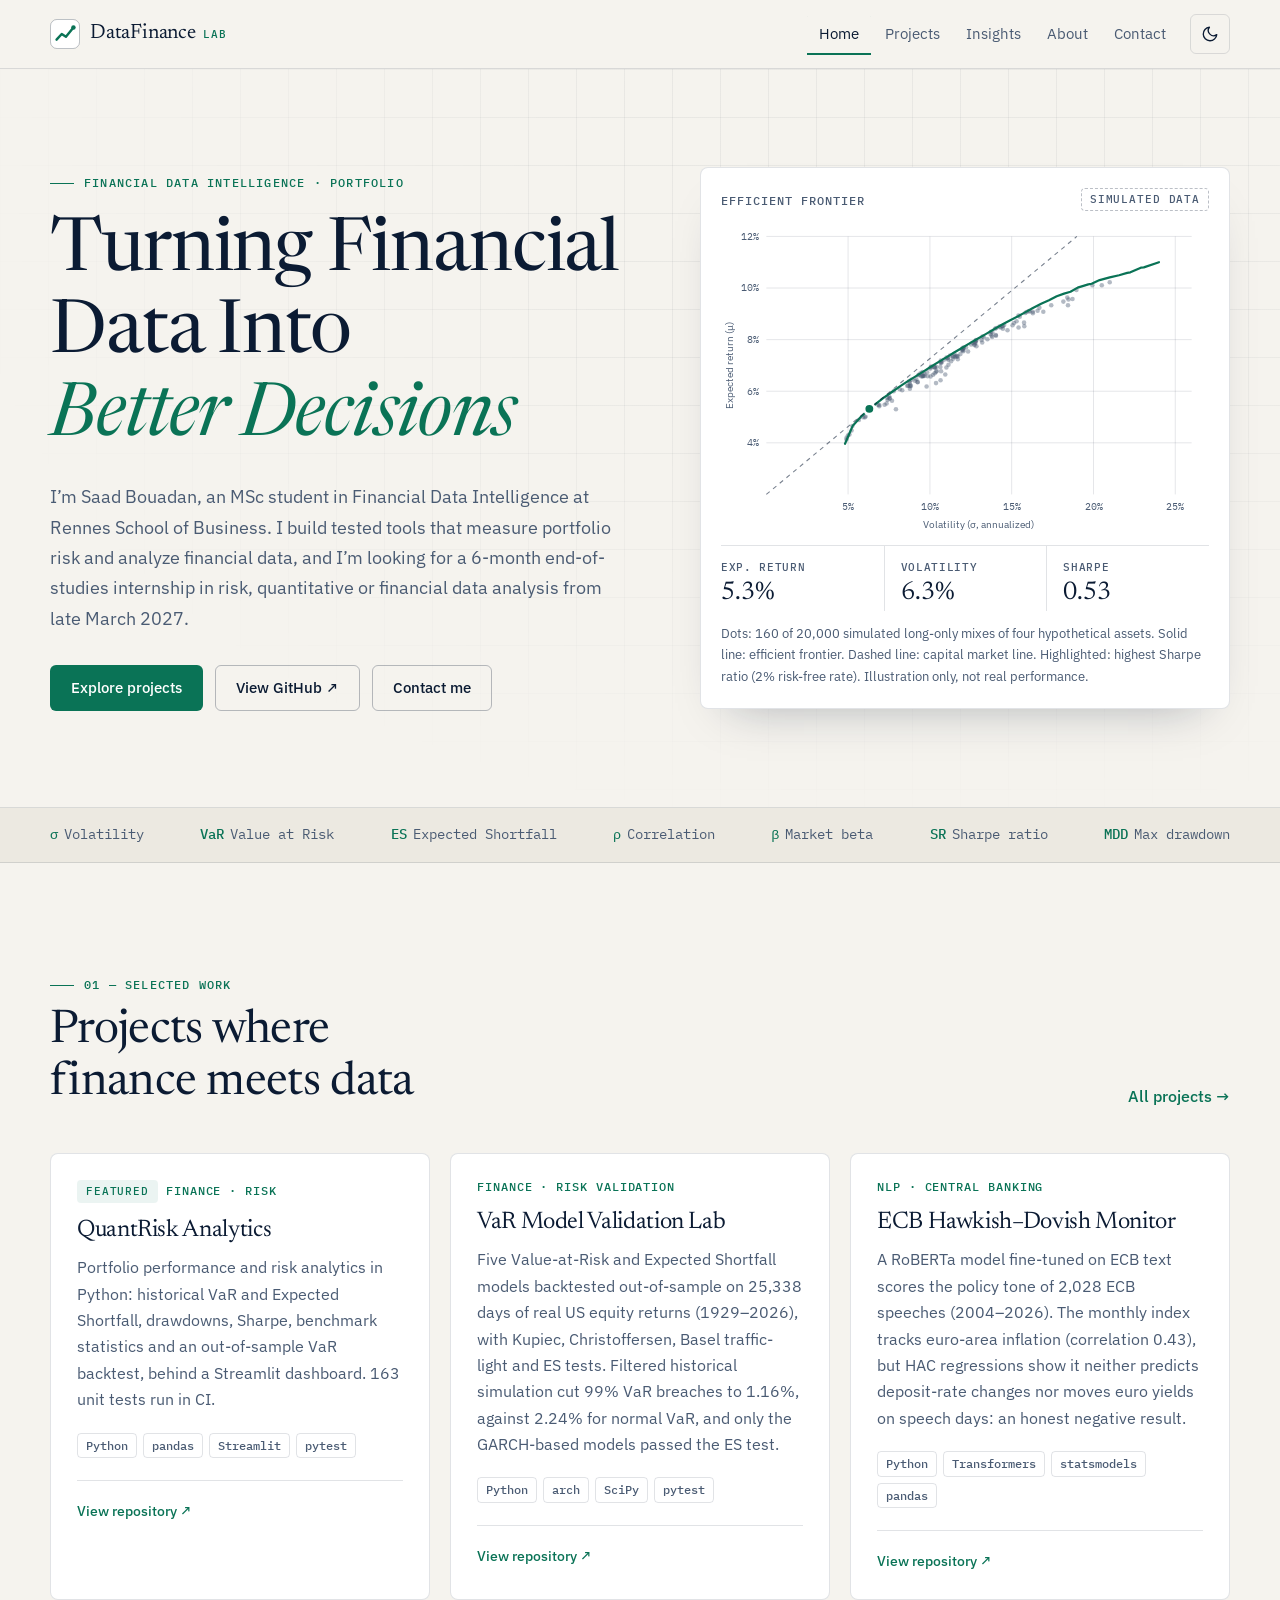
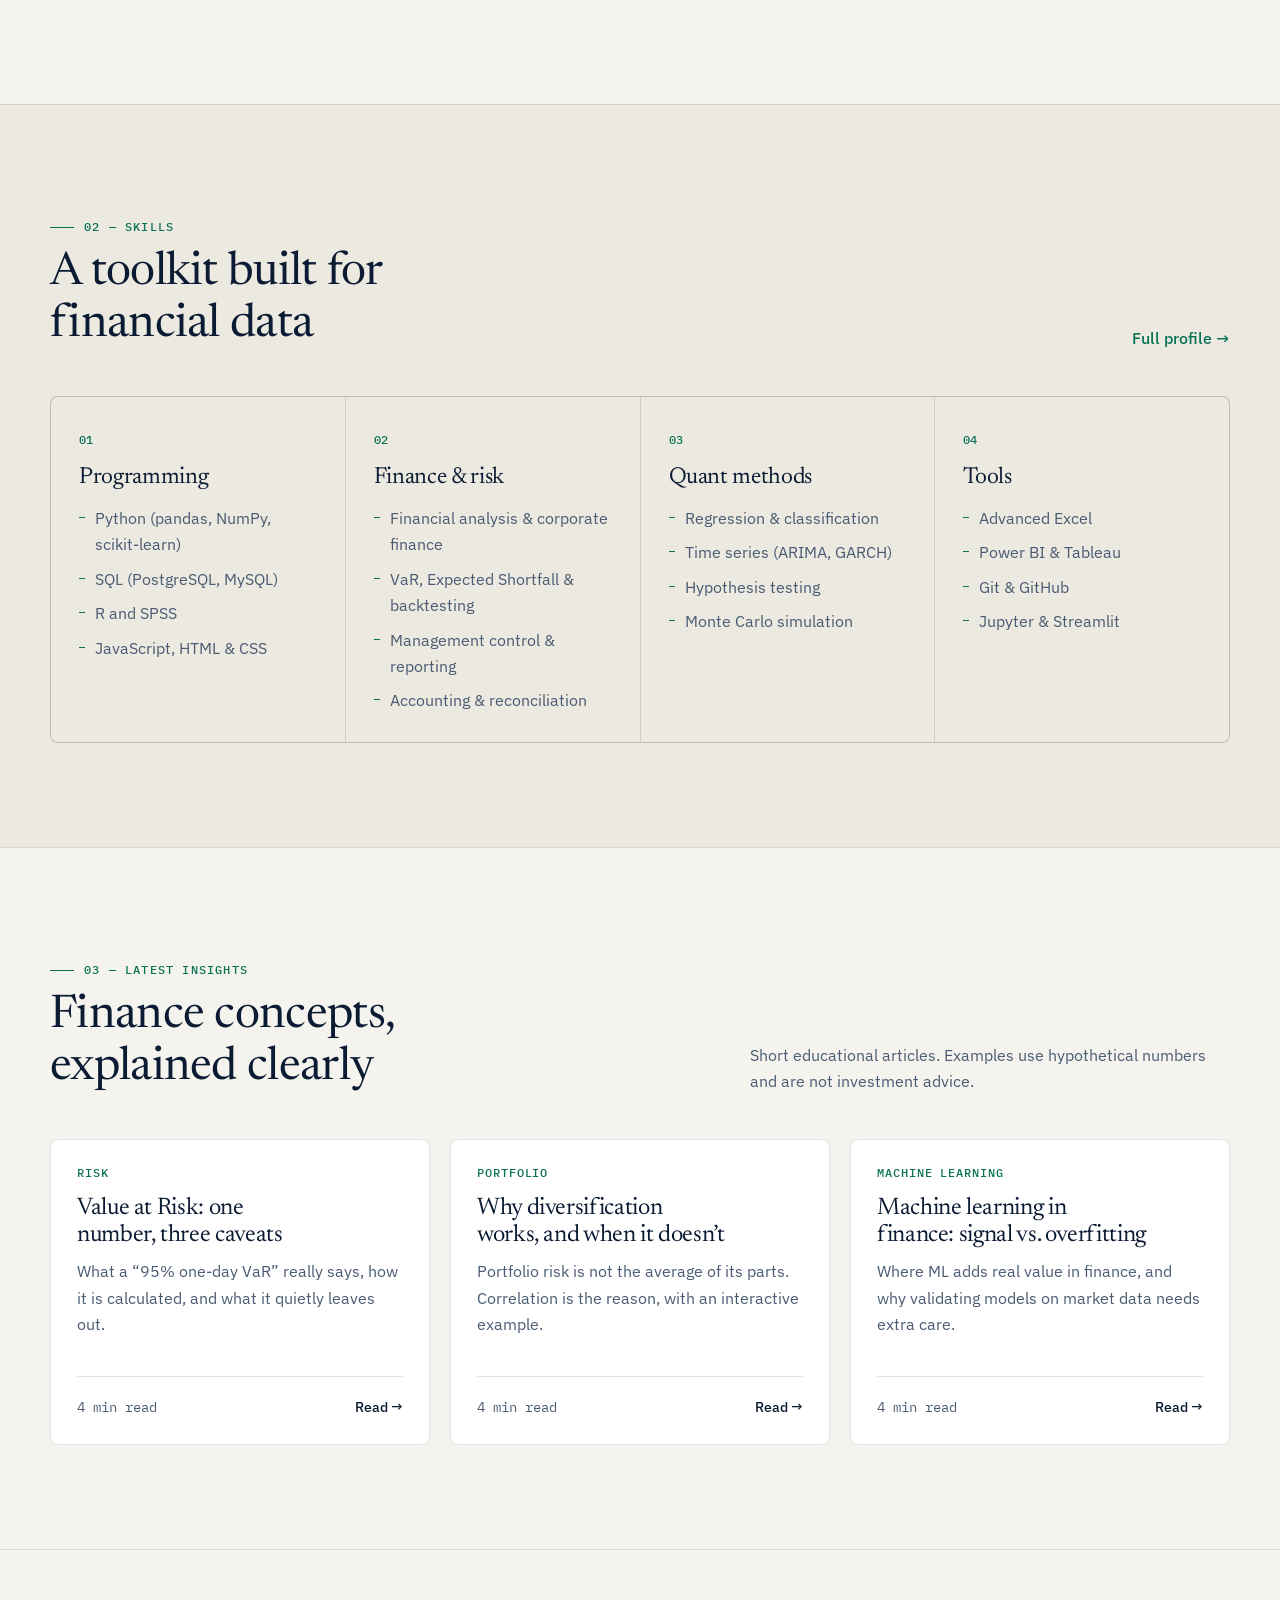
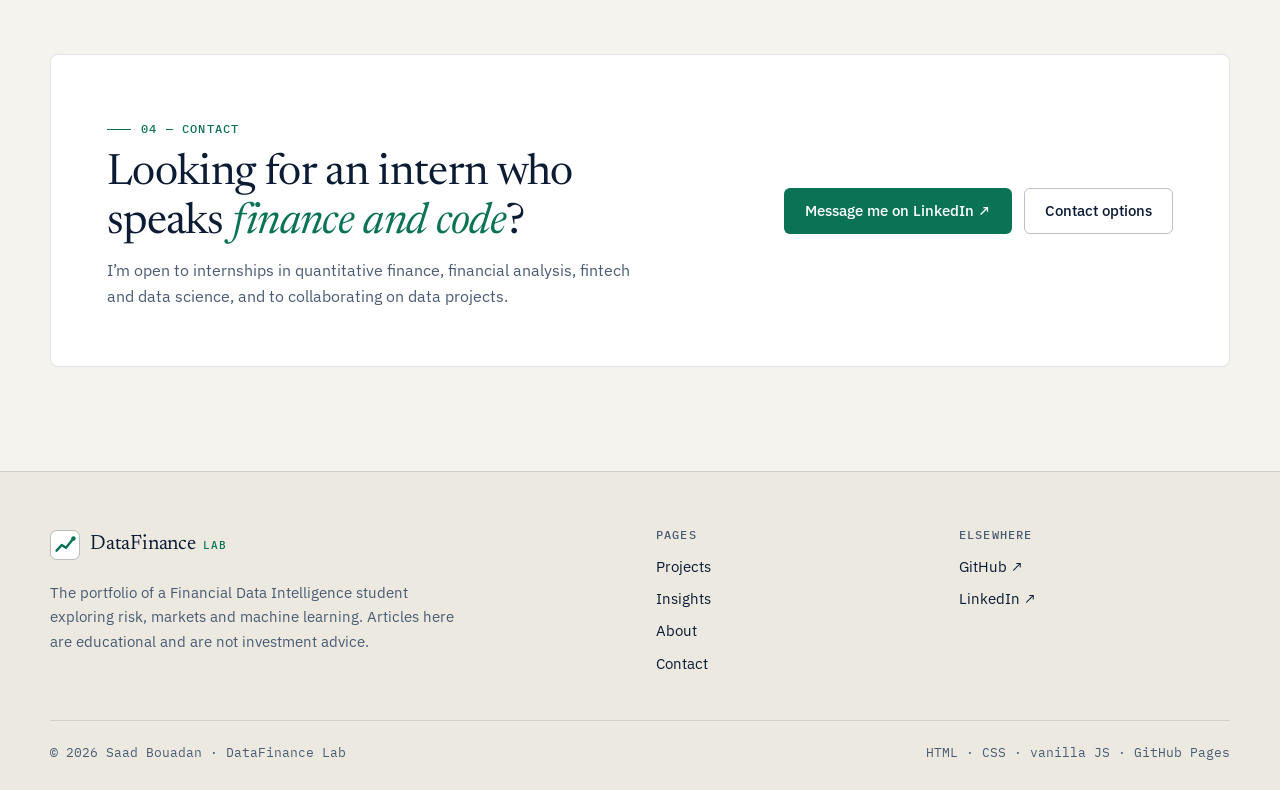
<file: index.html>
<!doctype html>
<html lang="en">
<head>
  <meta charset="utf-8">
  <meta name="viewport" content="width=device-width, initial-scale=1">
  <title>DataFinance Lab — Financial Data Intelligence Portfolio</title>
  <meta name="description" content="Portfolio of a Financial Data Intelligence student: quantitative risk, portfolio analytics, financial data analysis and machine learning projects, plus educational finance insights.">
  <meta name="theme-color" content="#0a1628">
  <link rel="icon" href="assets/favicon.svg" type="image/svg+xml">
  <link rel="canonical" href="https://saadbouadan.github.io/datafinance-portfolio/">
  <meta property="og:type" content="website">
  <meta property="og:site_name" content="DataFinance Lab">
  <meta property="og:title" content="DataFinance Lab — Turning Financial Data Into Better Decisions">
  <meta property="og:description" content="Quantitative risk, portfolio analytics and machine learning projects by a Financial Data Intelligence student.">
  <meta property="og:url" content="https://saadbouadan.github.io/datafinance-portfolio/">
  <meta property="og:image" content="https://saadbouadan.github.io/datafinance-portfolio/assets/og-image.png">
  <meta property="og:image:alt" content="DataFinance Lab — Turning Financial Data Into Better Decisions">
  <meta name="twitter:card" content="summary_large_image">
  <script>var t;try{t=localStorage.getItem('theme')}catch(e){}document.documentElement.dataset.theme=t||(matchMedia('(prefers-color-scheme: light)').matches?'light':'dark');</script>
  <link rel="preconnect" href="https://fonts.googleapis.com">
  <link rel="preconnect" href="https://fonts.gstatic.com" crossorigin>
  <link rel="stylesheet" href="https://fonts.googleapis.com/css2?family=IBM+Plex+Mono:wght@400;500&family=IBM+Plex+Sans:wght@400;500;600&family=Newsreader:ital,opsz,wght@0,6..72,400;0,6..72,500;1,6..72,400&display=swap">
  <link rel="stylesheet" href="css/styles.css">
  <script src="js/main.js" defer></script>
</head>
<body>
  <a class="skip-link" href="#main">Skip to content</a>

  <header class="site-header" data-header>
    <div class="container header-inner">
      <a class="brand" href="index.html">
        <svg class="brand-mark" viewBox="0 0 32 32" aria-hidden="true"><rect x="0.5" y="0.5" width="31" height="31" rx="7"/><path d="M7 22l5.5-6 4.5 3 8-10"/><circle cx="25" cy="9" r="2.4"/></svg>
        <span>DataFinance <span class="brand-lab">Lab</span></span>
      </a>
      <button class="icon-btn menu-toggle" type="button" aria-expanded="false" aria-controls="site-nav" aria-label="Menu" data-menu-toggle>
        <svg class="icon-menu" viewBox="0 0 24 24" aria-hidden="true"><path d="M4 7h16M4 12h16M4 17h16"/></svg>
        <svg class="icon-close" viewBox="0 0 24 24" aria-hidden="true"><path d="M6 6l12 12M18 6L6 18"/></svg>
      </button>
      <nav class="site-nav" id="site-nav" aria-label="Primary">
        <ul class="nav-list">
          <li><a href="index.html" aria-current="page">Home</a></li>
          <li><a href="projects.html">Projects</a></li>
          <li><a href="insights.html">Insights</a></li>
          <li><a href="about.html">About</a></li>
          <li><a href="contact.html">Contact</a></li>
        </ul>
      </nav>
      <button class="icon-btn" type="button" aria-label="Dark theme" aria-pressed="true" title="Toggle light / dark theme" data-theme-toggle>
        <svg class="icon-sun" viewBox="0 0 24 24" aria-hidden="true"><circle cx="12" cy="12" r="4"/><path d="M12 2v2M12 20v2M4.9 4.9l1.4 1.4M17.7 17.7l1.4 1.4M2 12h2M20 12h2M4.9 19.1l1.4-1.4M17.7 6.3l1.4-1.4"/></svg>
        <svg class="icon-moon" viewBox="0 0 24 24" aria-hidden="true"><path d="M21 12.8A9 9 0 1 1 11.2 3a7 7 0 0 0 9.8 9.8z"/></svg>
      </button>
    </div>
  </header>

  <main id="main">
    <section class="hero grid-bg" aria-labelledby="hero-title">
      <div class="container hero-grid">
        <div>
          <span class="eyebrow">Financial Data Intelligence · Portfolio</span>
          <h1 id="hero-title">Turning Financial Data Into <em>Better Decisions</em></h1>
          <p class="lead">I’m Saad Bouadan, an MSc student in Financial Data Intelligence at Rennes School of Business. I build tested tools that measure portfolio risk and analyze financial data, and I’m looking for a 6-month end-of-studies internship in risk, quantitative or financial data analysis from late March 2027.</p>
          <div class="btn-row">
            <a class="btn btn-primary" href="projects.html">Explore projects</a>
            <a class="btn btn-secondary" href="https://github.com/SaadBouadan">View GitHub ↗</a>
            <a class="btn btn-secondary" href="contact.html">Contact me</a>
          </div>
        </div>

        <figure class="chart-card">
          <div class="chart-head">
            <span class="chart-title">Efficient frontier</span>
            <span class="badge badge-example">Simulated data</span>
          </div>
          <svg class="chart" viewBox="0 0 560 360" role="img" aria-labelledby="frontier-svg-title frontier-svg-desc">
            <title id="frontier-svg-title">Simulated efficient frontier</title>
            <desc id="frontier-svg-desc">Scatter of simulated portfolios plotted by volatility and expected return. The efficient frontier traces the upper-left edge, and the highest Sharpe ratio portfolio is highlighted at roughly 6.3 percent volatility and 5.3 percent expected return.</desc>
            <line class="grid" x1="145.8" y1="20" x2="145.8" y2="316"/><text class="tick" x="145.8" y="334" text-anchor="middle">5%</text><line class="grid" x1="239.7" y1="20" x2="239.7" y2="316"/><text class="tick" x="239.7" y="334" text-anchor="middle">10%</text><line class="grid" x1="333.5" y1="20" x2="333.5" y2="316"/><text class="tick" x="333.5" y="334" text-anchor="middle">15%</text><line class="grid" x1="427.4" y1="20" x2="427.4" y2="316"/><text class="tick" x="427.4" y="334" text-anchor="middle">20%</text><line class="grid" x1="521.2" y1="20" x2="521.2" y2="316"/><text class="tick" x="521.2" y="334" text-anchor="middle">25%</text><line class="grid" x1="52" y1="256.8" x2="540" y2="256.8"/><text class="tick" x="44" y="260.8" text-anchor="end">4%</text><line class="grid" x1="52" y1="197.6" x2="540" y2="197.6"/><text class="tick" x="44" y="201.6" text-anchor="end">6%</text><line class="grid" x1="52" y1="138.4" x2="540" y2="138.4"/><text class="tick" x="44" y="142.4" text-anchor="end">8%</text><line class="grid" x1="52" y1="79.2" x2="540" y2="79.2"/><text class="tick" x="44" y="83.2" text-anchor="end">10%</text><line class="grid" x1="52" y1="20" x2="540" y2="20"/><text class="tick" x="44" y="24" text-anchor="end">12%</text><text class="axis-label" x="296" y="354" text-anchor="middle">Volatility (σ, annualized)</text><text class="axis-label" transform="translate(14 168) rotate(-90)" text-anchor="middle">Expected return (μ)</text><g class="dots"><circle cx="245.2" cy="170.1" r="2.6"/><circle cx="267" cy="157.7" r="2.6"/><circle cx="398.7" cy="92.4" r="2.6"/><circle cx="392.8" cy="94.8" r="2.6"/><circle cx="143.9" cy="252.9" r="2.6"/><circle cx="276.5" cy="150.6" r="2.6"/><circle cx="328.7" cy="127.7" r="2.6"/><circle cx="268.6" cy="157.9" r="2.6"/><circle cx="363.2" cy="105.2" r="2.6"/><circle cx="231.1" cy="175.6" r="2.6"/><circle cx="341.3" cy="110.7" r="2.6"/><circle cx="225.6" cy="187.4" r="2.6"/><circle cx="315.9" cy="125" r="2.6"/><circle cx="162.9" cy="227.5" r="2.6"/><circle cx="271.7" cy="160.9" r="2.6"/><circle cx="237.1" cy="180.5" r="2.6"/><circle cx="193.3" cy="205.9" r="2.6"/><circle cx="286.9" cy="144" r="2.6"/><circle cx="180" cy="213" r="2.6"/><circle cx="245.5" cy="170.7" r="2.6"/><circle cx="278.1" cy="147.5" r="2.6"/><circle cx="252.3" cy="165.3" r="2.6"/><circle cx="277.7" cy="150.5" r="2.6"/><circle cx="247.5" cy="174.3" r="2.6"/><circle cx="350.5" cy="106.6" r="2.6"/><circle cx="165" cy="227.6" r="2.6"/><circle cx="240.4" cy="171.4" r="2.6"/><circle cx="240.5" cy="180.7" r="2.6"/><circle cx="222.5" cy="185.5" r="2.6"/><circle cx="292.6" cy="138.8" r="2.6"/><circle cx="246.8" cy="175.4" r="2.6"/><circle cx="446" cy="72.5" r="2.6"/><circle cx="181.6" cy="213.4" r="2.6"/><circle cx="397.3" cy="90.1" r="2.6"/><circle cx="311.4" cy="130.1" r="2.6"/><circle cx="398.1" cy="99" r="2.6"/><circle cx="233.5" cy="177.8" r="2.6"/><circle cx="236.3" cy="175.7" r="2.6"/><circle cx="144.1" cy="251.1" r="2.6"/><circle cx="200.7" cy="218.3" r="2.6"/><circle cx="310.4" cy="133.8" r="2.6"/><circle cx="369.8" cy="106.4" r="2.6"/><circle cx="300" cy="134.8" r="2.6"/><circle cx="243.3" cy="178.8" r="2.6"/><circle cx="228.9" cy="177" r="2.6"/><circle cx="191.1" cy="207.7" r="2.6"/><circle cx="267.6" cy="154.7" r="2.6"/><circle cx="207.9" cy="196.6" r="2.6"/><circle cx="336.2" cy="119.3" r="2.6"/><circle cx="240.6" cy="170.1" r="2.6"/><circle cx="198.1" cy="197.6" r="2.6"/><circle cx="255.8" cy="161.6" r="2.6"/><circle cx="251.9" cy="164.5" r="2.6"/><circle cx="158.2" cy="230.7" r="2.6"/><circle cx="270.4" cy="156.9" r="2.6"/><circle cx="290.8" cy="144.7" r="2.6"/><circle cx="252.5" cy="174.8" r="2.6"/><circle cx="301.5" cy="135.7" r="2.6"/><circle cx="342.8" cy="112.2" r="2.6"/><circle cx="436.9" cy="76" r="2.6"/><circle cx="150.7" cy="237.5" r="2.6"/><circle cx="246.7" cy="188.3" r="2.6"/><circle cx="216.5" cy="188" r="2.6"/><circle cx="334.5" cy="121.8" r="2.6"/><circle cx="320.8" cy="124.4" r="2.6"/><circle cx="216.7" cy="194.8" r="2.6"/><circle cx="233.5" cy="180" r="2.6"/><circle cx="365.3" cy="101.9" r="2.6"/><circle cx="216" cy="186.2" r="2.6"/><circle cx="290.9" cy="143.7" r="2.6"/><circle cx="348" cy="123.1" r="2.6"/><circle cx="292.9" cy="139.3" r="2.6"/><circle cx="426.1" cy="76" r="2.6"/><circle cx="403.3" cy="91.8" r="2.6"/><circle cx="274.7" cy="154.9" r="2.6"/><circle cx="341.4" cy="124.5" r="2.6"/><circle cx="266.2" cy="160.2" r="2.6"/><circle cx="165.8" cy="226.5" r="2.6"/><circle cx="305.7" cy="137.9" r="2.6"/><circle cx="149.8" cy="242.6" r="2.6"/><circle cx="192.9" cy="203.5" r="2.6"/><circle cx="181.6" cy="214.9" r="2.6"/><circle cx="357.7" cy="106.5" r="2.6"/><circle cx="353.2" cy="105.5" r="2.6"/><circle cx="258.7" cy="158.9" r="2.6"/><circle cx="323" cy="122.7" r="2.6"/><circle cx="288.4" cy="142" r="2.6"/><circle cx="193.7" cy="205.8" r="2.6"/><circle cx="260.8" cy="161.6" r="2.6"/><circle cx="281.2" cy="147.4" r="2.6"/><circle cx="226.8" cy="178.7" r="2.6"/><circle cx="205.1" cy="195.4" r="2.6"/><circle cx="378.9" cy="98.9" r="2.6"/><circle cx="311.1" cy="135.5" r="2.6"/><circle cx="271.8" cy="157.6" r="2.6"/><circle cx="145.6" cy="248.5" r="2.6"/><circle cx="270.5" cy="158" r="2.6"/><circle cx="187.7" cy="213.1" r="2.6"/><circle cx="323.5" cy="125.9" r="2.6"/><circle cx="231.9" cy="179.8" r="2.6"/><circle cx="260.5" cy="159.3" r="2.6"/><circle cx="196.2" cy="208.6" r="2.6"/><circle cx="258.6" cy="170.3" r="2.6"/><circle cx="225.6" cy="187" r="2.6"/><circle cx="214.7" cy="191.4" r="2.6"/><circle cx="292.2" cy="141.7" r="2.6"/><circle cx="190" cy="211.7" r="2.6"/><circle cx="231" cy="180.6" r="2.6"/><circle cx="244.8" cy="169.7" r="2.6"/><circle cx="315.5" cy="133.9" r="2.6"/><circle cx="264" cy="163.2" r="2.6"/><circle cx="170.5" cy="219.3" r="2.6"/><circle cx="278.5" cy="148" r="2.6"/><circle cx="354" cy="106" r="2.6"/><circle cx="357.8" cy="108" r="2.6"/><circle cx="251.9" cy="185" r="2.6"/><circle cx="324.9" cy="121.6" r="2.6"/><circle cx="172.8" cy="215.8" r="2.6"/><circle cx="229.8" cy="180.5" r="2.6"/><circle cx="407.8" cy="81.4" r="2.6"/><circle cx="231.7" cy="180.1" r="2.6"/><circle cx="217.9" cy="191.7" r="2.6"/><circle cx="319.5" cy="123.5" r="2.6"/><circle cx="322.8" cy="123" r="2.6"/><circle cx="314.4" cy="125.9" r="2.6"/><circle cx="251.7" cy="169.9" r="2.6"/><circle cx="259.7" cy="160.1" r="2.6"/><circle cx="247.2" cy="169.7" r="2.6"/><circle cx="257.3" cy="178.3" r="2.6"/><circle cx="277" cy="149.3" r="2.6"/><circle cx="291.5" cy="140.4" r="2.6"/><circle cx="283.5" cy="151.9" r="2.6"/><circle cx="235.9" cy="192.1" r="2.6"/><circle cx="216.7" cy="191.9" r="2.6"/><circle cx="213.6" cy="191.4" r="2.6"/><circle cx="293.1" cy="146" r="2.6"/><circle cx="147.4" cy="247.2" r="2.6"/><circle cx="218.4" cy="184.4" r="2.6"/><circle cx="349.1" cy="107.9" r="2.6"/><circle cx="190.9" cy="205.5" r="2.6"/><circle cx="261" cy="167.2" r="2.6"/><circle cx="253.3" cy="164.3" r="2.6"/><circle cx="298.9" cy="138.8" r="2.6"/><circle cx="315.3" cy="133.2" r="2.6"/><circle cx="309.7" cy="129.4" r="2.6"/><circle cx="309.2" cy="132" r="2.6"/><circle cx="278.1" cy="151.8" r="2.6"/><circle cx="347.7" cy="118.9" r="2.6"/><circle cx="224" cy="183.8" r="2.6"/><circle cx="262.8" cy="156.5" r="2.6"/><circle cx="265.9" cy="157.8" r="2.6"/><circle cx="276.8" cy="148.5" r="2.6"/><circle cx="217.2" cy="190.6" r="2.6"/><circle cx="245.2" cy="176.9" r="2.6"/><circle cx="252.2" cy="162.5" r="2.6"/><circle cx="226.9" cy="179.3" r="2.6"/><circle cx="291.1" cy="141.9" r="2.6"/><circle cx="339.1" cy="117.3" r="2.6"/><circle cx="299.7" cy="141.7" r="2.6"/><circle cx="241.3" cy="169.2" r="2.6"/></g><polyline class="frontier" pathLength="1" points="142.3,257.9 151.2,237.1 160.3,227.1 169.2,219 178.3,211.6 186.8,205 195.7,198.8 205.3,192.1 214,186.4 223.3,180.5 232,175.1 241.3,169.2 250.2,163.7 258.9,158.4 268,152.9 277.3,147.5 286.1,142.2 294.9,137.1 304.2,131.8 313.2,126.5 322.1,121.4 331.3,116.5 340.3,111.9 349.4,106.8 357.3,102.4 367.3,97.3 376.3,93.3 385.2,88.7 393.6,85.6 401,83.4 409.2,78.7 421.4,75 425.2,74.3 434.4,70.1 446,67 456.7,64.5 466.1,61.8 469.7,61.2 481.7,55.8 485.1,55.5 502.5,49.6"/><line class="cml" x1="52" y1="316" x2="408.3" y2="20"/><circle class="tangent" cx="170.2" cy="217.8" r="6"/>
          </svg>
          <dl class="stat-row">
            <div><dt>Exp. return</dt><dd>5.3%</dd></div>
            <div><dt>Volatility</dt><dd>6.3%</dd></div>
            <div><dt>Sharpe</dt><dd>0.53</dd></div>
          </dl>
          <figcaption>Dots: 160 of 20,000 simulated long-only mixes of four hypothetical assets. Solid line: efficient frontier. Dashed line: capital market line. Highlighted: highest Sharpe ratio (2% risk-free rate). Illustration only, not real performance.</figcaption>
        </figure>
      </div>
    </section>

    <div class="metric-strip">
      <ul class="container" aria-label="Metrics I work with">
        <li><b>σ</b>Volatility</li>
        <li><b>VaR</b>Value at Risk</li>
        <li><b>ES</b>Expected Shortfall</li>
        <li><b>ρ</b>Correlation</li>
        <li><b>β</b>Market beta</li>
        <li><b>SR</b>Sharpe ratio</li>
        <li><b>MDD</b>Max drawdown</li>
      </ul>
    </div>

    <section class="section" aria-labelledby="work-title">
      <div class="container">
        <div class="section-head">
          <div>
            <span class="eyebrow">01 — Selected work</span>
            <h2 id="work-title">Projects where finance meets data</h2>
          </div>
          <a class="link-arrow" href="projects.html">All projects →</a>
        </div>

        <div class="card-grid">
          <article class="card">
            <div class="card-meta"><span class="badge badge-featured">Featured</span><span class="card-kicker">Finance · Risk</span></div>
            <h3>QuantRisk Analytics</h3>
            <p>Portfolio performance and risk analytics in Python: historical VaR and Expected Shortfall, drawdowns, Sharpe, benchmark statistics and an out-of-sample VaR backtest, behind a Streamlit dashboard. 163 unit tests run in CI.</p>
            <ul class="tags" aria-label="Technologies"><li class="tag">Python</li><li class="tag">pandas</li><li class="tag">Streamlit</li><li class="tag">pytest</li></ul>
            <div class="card-foot"><a class="link-arrow" href="https://github.com/SaadBouadan/quant-risk-analytics">View repository ↗</a></div>
          </article>

          <article class="card">
            <div class="card-meta"><span class="card-kicker">Finance · Risk validation</span></div>
            <h3>VaR Model Validation Lab</h3>
            <p>Five Value-at-Risk and Expected Shortfall models backtested out-of-sample on 25,338 days of real US equity returns (1929–2026), with Kupiec, Christoffersen, Basel traffic-light and ES tests. Filtered historical simulation cut 99% VaR breaches to 1.16%, against 2.24% for normal VaR, and only the GARCH-based models passed the ES test.</p>
            <ul class="tags" aria-label="Technologies"><li class="tag">Python</li><li class="tag">arch</li><li class="tag">SciPy</li><li class="tag">pytest</li></ul>
            <div class="card-foot"><a class="link-arrow" href="https://github.com/SaadBouadan/var-model-validation-lab">View repository ↗</a></div>
          </article>

          <article class="card">
            <div class="card-meta"><span class="card-kicker">NLP · Central banking</span></div>
            <h3>ECB Hawkish–Dovish Monitor</h3>
            <p>A RoBERTa model fine-tuned on ECB text scores the policy tone of 2,028 ECB speeches (2004–2026). The monthly index tracks euro-area inflation (correlation 0.43), but HAC regressions show it neither predicts deposit-rate changes nor moves euro yields on speech days: an honest negative result.</p>
            <ul class="tags" aria-label="Technologies"><li class="tag">Python</li><li class="tag">Transformers</li><li class="tag">statsmodels</li><li class="tag">pandas</li></ul>
            <div class="card-foot"><a class="link-arrow" href="https://github.com/SaadBouadan/ecb-hawkish-dovish-monitor">View repository ↗</a></div>
          </article>
        </div>
      </div>
    </section>

    <section class="section section-alt" aria-labelledby="skills-title">
      <div class="container">
        <div class="section-head">
          <div>
            <span class="eyebrow">02 — Skills</span>
            <h2 id="skills-title">A toolkit built for financial data</h2>
          </div>
          <a class="link-arrow" href="about.html">Full profile →</a>
        </div>
        <div class="ruled-grid">
          <div><span class="num">01</span><h3>Programming</h3><ul><li>Python (pandas, NumPy, scikit-learn)</li><li>SQL (PostgreSQL, MySQL)</li><li>R and SPSS</li><li>JavaScript, HTML &amp; CSS</li></ul></div>
          <div><span class="num">02</span><h3>Finance &amp; risk</h3><ul><li>Financial analysis &amp; corporate finance</li><li>VaR, Expected Shortfall &amp; backtesting</li><li>Management control &amp; reporting</li><li>Accounting &amp; reconciliation</li></ul></div>
          <div><span class="num">03</span><h3>Quant methods</h3><ul><li>Regression &amp; classification</li><li>Time series (ARIMA, GARCH)</li><li>Hypothesis testing</li><li>Monte Carlo simulation</li></ul></div>
          <div><span class="num">04</span><h3>Tools</h3><ul><li>Advanced Excel</li><li>Power BI &amp; Tableau</li><li>Git &amp; GitHub</li><li>Jupyter &amp; Streamlit</li></ul></div>
        </div>
      </div>
    </section>

    <section class="section" aria-labelledby="insights-title">
      <div class="container">
        <div class="section-head">
          <div>
            <span class="eyebrow">03 — Latest insights</span>
            <h2 id="insights-title">Finance concepts, explained clearly</h2>
          </div>
          <p>Short educational articles. Examples use hypothetical numbers and are not investment advice.</p>
        </div>
        <div class="card-grid">
          <article class="card">
            <span class="card-kicker">Risk</span>
            <h3><a class="stretched" href="insights.html#value-at-risk">Value at Risk: one number, three caveats</a></h3>
            <p>What a “95% one-day VaR” really says, how it is calculated, and what it quietly leaves out.</p>
            <div class="card-foot"><span class="mono muted">4 min read</span><span class="link-arrow" aria-hidden="true">Read →</span></div>
          </article>
          <article class="card">
            <span class="card-kicker">Portfolio</span>
            <h3><a class="stretched" href="insights.html#diversification">Why diversification works, and when it doesn’t</a></h3>
            <p>Portfolio risk is not the average of its parts. Correlation is the reason, with an interactive example.</p>
            <div class="card-foot"><span class="mono muted">4 min read</span><span class="link-arrow" aria-hidden="true">Read →</span></div>
          </article>
          <article class="card">
            <span class="card-kicker">Machine learning</span>
            <h3><a class="stretched" href="insights.html#machine-learning">Machine learning in finance: signal vs. overfitting</a></h3>
            <p>Where ML adds real value in finance, and why validating models on market data needs extra care.</p>
            <div class="card-foot"><span class="mono muted">4 min read</span><span class="link-arrow" aria-hidden="true">Read →</span></div>
          </article>
        </div>
      </div>
    </section>

    <section class="section" aria-labelledby="contact-title">
      <div class="container">
        <div class="cta">
          <div>
            <span class="eyebrow">04 — Contact</span>
            <h2 id="contact-title">Looking for an intern who speaks <em>finance and code</em>?</h2>
            <p>I’m open to internships in quantitative finance, financial analysis, fintech and data science, and to collaborating on data projects.</p>
          </div>
          <div class="btn-row">
            <a class="btn btn-primary" href="https://www.linkedin.com/in/saad-bouadan-4695b7383/">Message me on LinkedIn ↗</a>
            <a class="btn btn-secondary" href="contact.html">Contact options</a>
          </div>
        </div>
      </div>
    </section>
  </main>

  <footer class="site-footer">
    <div class="container footer-grid">
      <div>
        <a class="brand" href="index.html">
          <svg class="brand-mark" viewBox="0 0 32 32" aria-hidden="true"><rect x="0.5" y="0.5" width="31" height="31" rx="7"/><path d="M7 22l5.5-6 4.5 3 8-10"/><circle cx="25" cy="9" r="2.4"/></svg>
          <span>DataFinance <span class="brand-lab">Lab</span></span>
        </a>
        <p class="footer-note">The portfolio of a Financial Data Intelligence student exploring risk, markets and machine learning. Articles here are educational and are not investment advice.</p>
      </div>
      <div>
        <p class="footer-title">Pages</p>
        <ul class="footer-links">
          <li><a href="projects.html">Projects</a></li>
          <li><a href="insights.html">Insights</a></li>
          <li><a href="about.html">About</a></li>
          <li><a href="contact.html">Contact</a></li>
        </ul>
      </div>
      <div>
        <p class="footer-title">Elsewhere</p>
        <ul class="footer-links">
          <li><a href="https://github.com/SaadBouadan">GitHub ↗</a></li>
          <li><a href="https://www.linkedin.com/in/saad-bouadan-4695b7383/">LinkedIn ↗</a></li>
        </ul>
      </div>
    </div>
    <div class="container footer-base">
      <span>© 2026 Saad Bouadan · DataFinance Lab</span>
      <span>HTML · CSS · vanilla JS · GitHub Pages</span>
    </div>
  </footer>
</body>
</html>
</file>
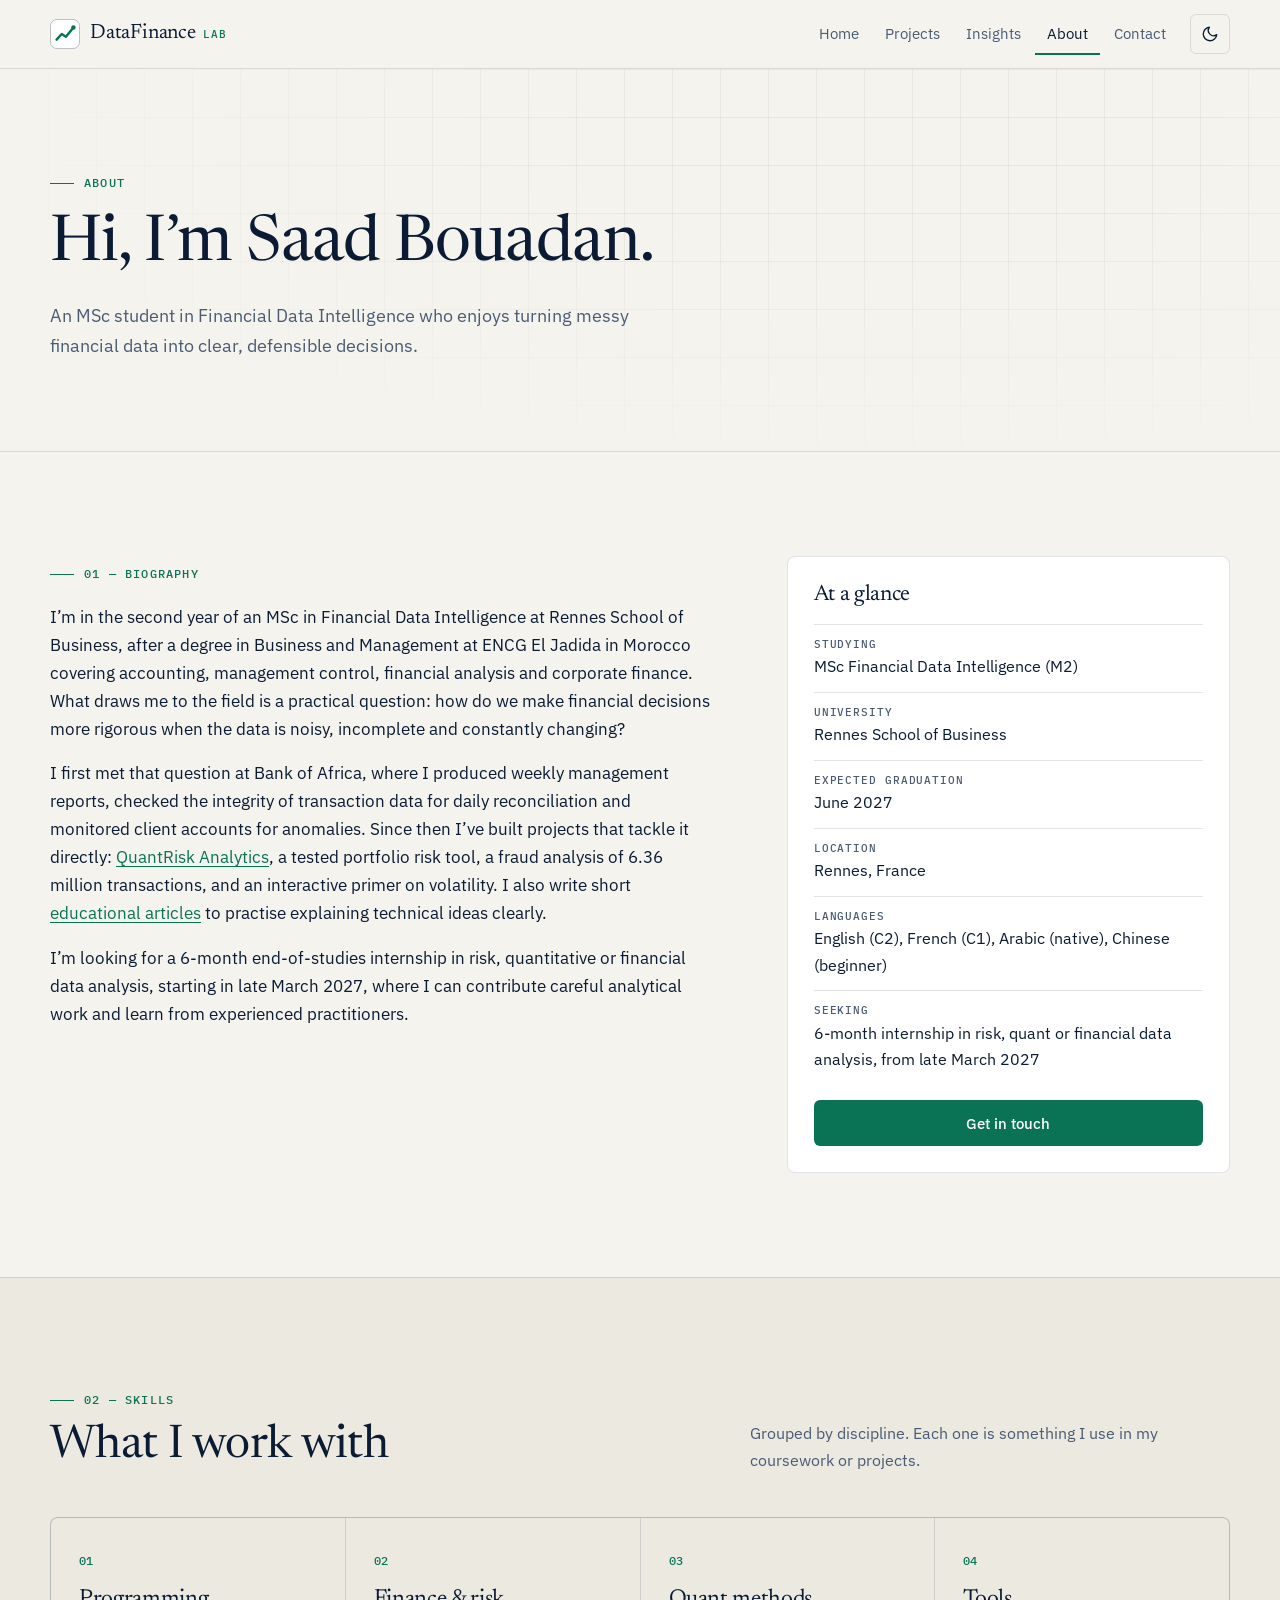
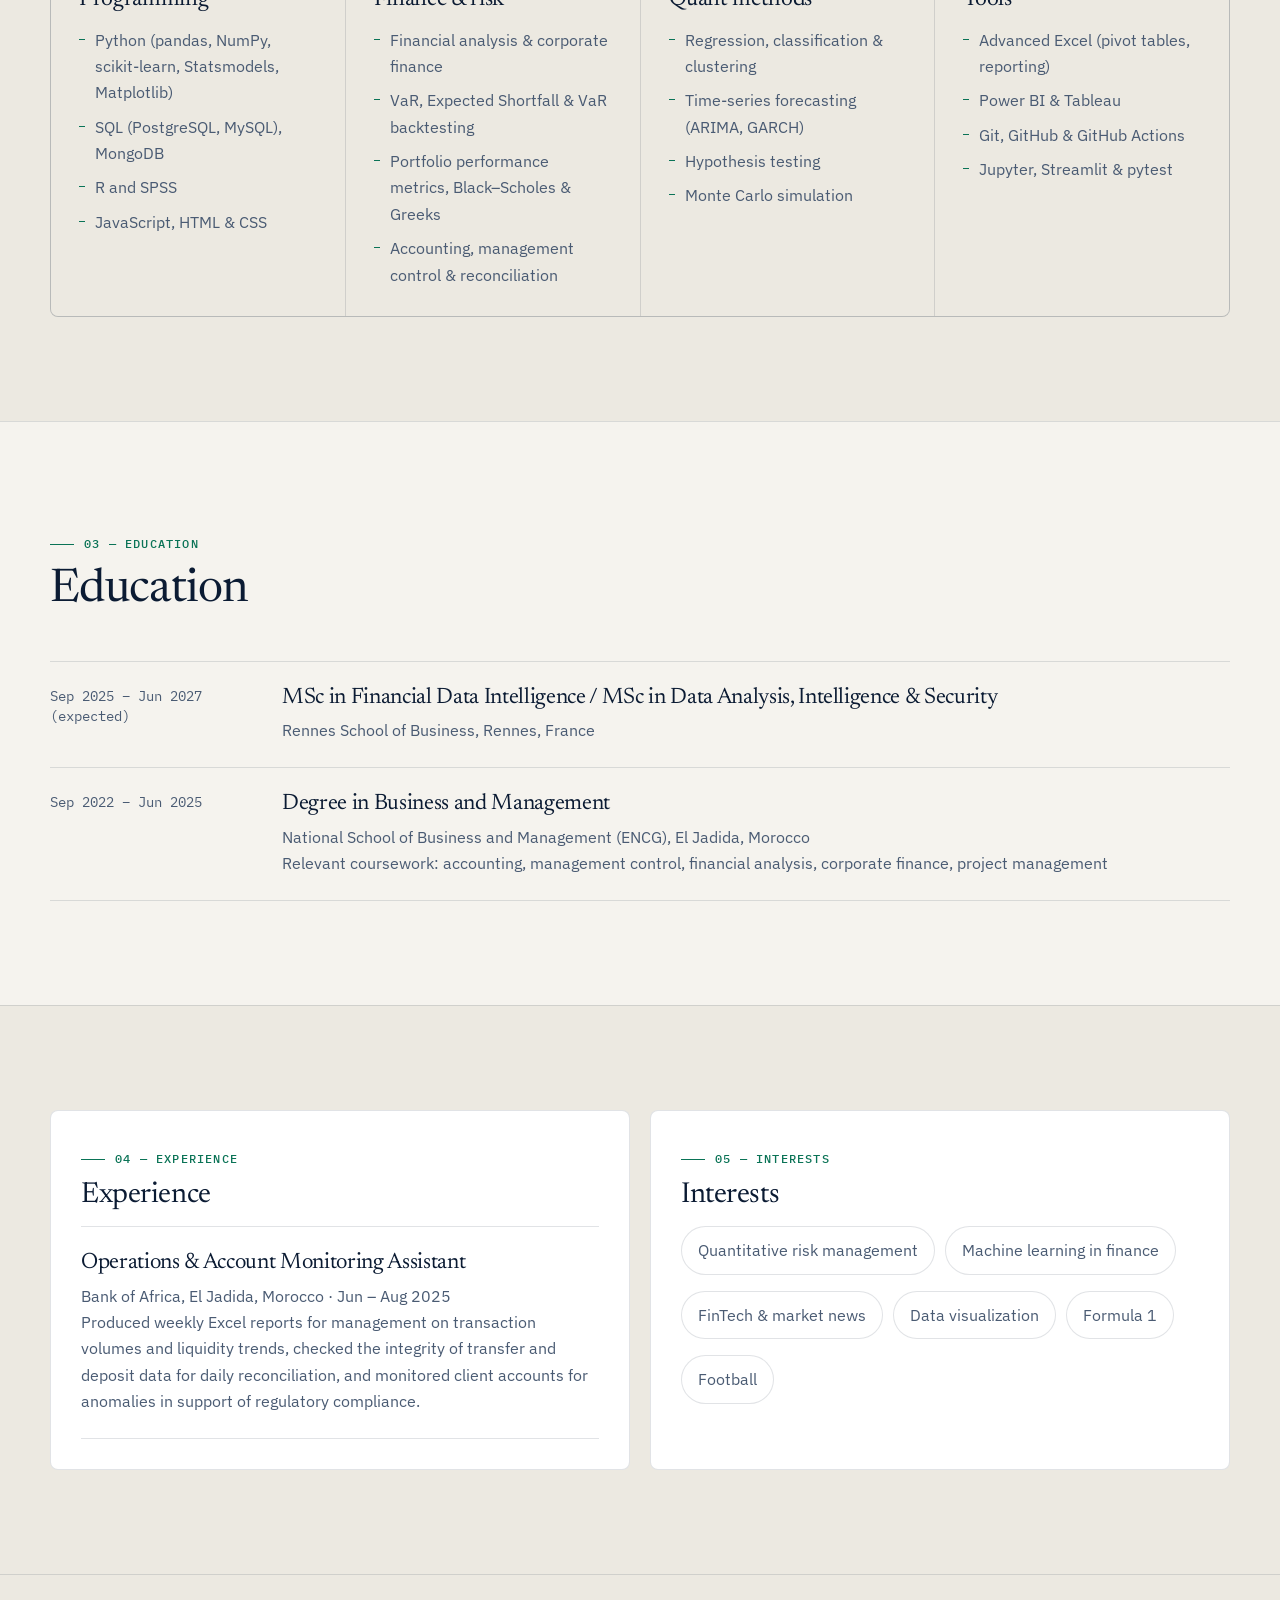
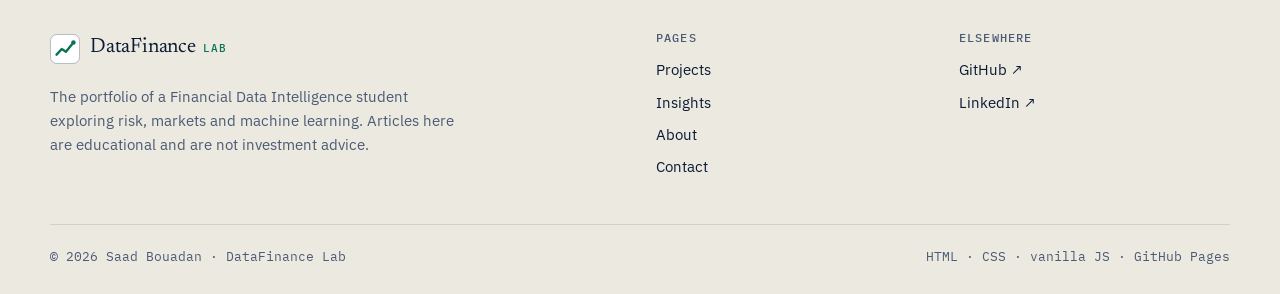
<file: about.html>
<!doctype html>
<html lang="en">
<head>
  <meta charset="utf-8">
  <meta name="viewport" content="width=device-width, initial-scale=1">
  <title>About — DataFinance Lab</title>
  <meta name="description" content="About a Financial Data Intelligence student seeking internships in quantitative finance, financial analysis, fintech and data science: skills, education and interests.">
  <meta name="theme-color" content="#0a1628">
  <link rel="icon" href="assets/favicon.svg" type="image/svg+xml">
  <link rel="canonical" href="https://saadbouadan.github.io/datafinance-portfolio/about.html">
  <meta property="og:type" content="profile">
  <meta property="og:site_name" content="DataFinance Lab">
  <meta property="og:title" content="About — DataFinance Lab">
  <meta property="og:description" content="Financial Data Intelligence student seeking internships in quantitative finance, financial analysis, fintech and data science.">
  <meta property="og:url" content="https://saadbouadan.github.io/datafinance-portfolio/about.html">
  <meta property="og:image" content="https://saadbouadan.github.io/datafinance-portfolio/assets/og-image.png">
  <meta property="og:image:alt" content="DataFinance Lab — Turning Financial Data Into Better Decisions">
  <meta name="twitter:card" content="summary_large_image">
  <script>var t;try{t=localStorage.getItem('theme')}catch(e){}document.documentElement.dataset.theme=t||(matchMedia('(prefers-color-scheme: light)').matches?'light':'dark');</script>
  <link rel="preconnect" href="https://fonts.googleapis.com">
  <link rel="preconnect" href="https://fonts.gstatic.com" crossorigin>
  <link rel="stylesheet" href="https://fonts.googleapis.com/css2?family=IBM+Plex+Mono:wght@400;500&family=IBM+Plex+Sans:wght@400;500;600&family=Newsreader:ital,opsz,wght@0,6..72,400;0,6..72,500;1,6..72,400&display=swap">
  <link rel="stylesheet" href="css/styles.css">
  <script src="js/main.js" defer></script>
</head>
<body>
  <a class="skip-link" href="#main">Skip to content</a>

  <header class="site-header" data-header>
    <div class="container header-inner">
      <a class="brand" href="index.html">
        <svg class="brand-mark" viewBox="0 0 32 32" aria-hidden="true"><rect x="0.5" y="0.5" width="31" height="31" rx="7"/><path d="M7 22l5.5-6 4.5 3 8-10"/><circle cx="25" cy="9" r="2.4"/></svg>
        <span>DataFinance <span class="brand-lab">Lab</span></span>
      </a>
      <button class="icon-btn menu-toggle" type="button" aria-expanded="false" aria-controls="site-nav" aria-label="Menu" data-menu-toggle>
        <svg class="icon-menu" viewBox="0 0 24 24" aria-hidden="true"><path d="M4 7h16M4 12h16M4 17h16"/></svg>
        <svg class="icon-close" viewBox="0 0 24 24" aria-hidden="true"><path d="M6 6l12 12M18 6L6 18"/></svg>
      </button>
      <nav class="site-nav" id="site-nav" aria-label="Primary">
        <ul class="nav-list">
          <li><a href="index.html">Home</a></li>
          <li><a href="projects.html">Projects</a></li>
          <li><a href="insights.html">Insights</a></li>
          <li><a href="about.html" aria-current="page">About</a></li>
          <li><a href="contact.html">Contact</a></li>
        </ul>
      </nav>
      <button class="icon-btn" type="button" aria-label="Dark theme" aria-pressed="true" title="Toggle light / dark theme" data-theme-toggle>
        <svg class="icon-sun" viewBox="0 0 24 24" aria-hidden="true"><circle cx="12" cy="12" r="4"/><path d="M12 2v2M12 20v2M4.9 4.9l1.4 1.4M17.7 17.7l1.4 1.4M2 12h2M20 12h2M4.9 19.1l1.4-1.4M17.7 6.3l1.4-1.4"/></svg>
        <svg class="icon-moon" viewBox="0 0 24 24" aria-hidden="true"><path d="M21 12.8A9 9 0 1 1 11.2 3a7 7 0 0 0 9.8 9.8z"/></svg>
      </button>
    </div>
  </header>

  <main id="main">
    <section class="page-hero grid-bg" aria-labelledby="page-title">
      <div class="container">
        <span class="eyebrow">About</span>
        <h1 id="page-title">Hi, I’m Saad Bouadan.</h1>
        <p class="lead">An MSc student in Financial Data Intelligence who enjoys turning messy financial data into clear, defensible decisions.</p>
      </div>
    </section>

    <section class="section" aria-labelledby="bio-title">
      <div class="container about-grid">
        <div class="prose">
          <span class="eyebrow">01 — Biography</span>
          <h2 id="bio-title" class="visually-hidden">Biography</h2>
          <p style="margin-top: 20px">I’m in the second year of an MSc in Financial Data Intelligence at Rennes School of Business, after a degree in Business and Management at ENCG El Jadida in Morocco covering accounting, management control, financial analysis and corporate finance. What draws me to the field is a practical question: how do we make financial decisions more rigorous when the data is noisy, incomplete and constantly changing?</p>
          <p>I first met that question at Bank of Africa, where I produced weekly management reports, checked the integrity of transaction data for daily reconciliation and monitored client accounts for anomalies. Since then I’ve built projects that tackle it directly: <a href="projects.html">QuantRisk Analytics</a>, a tested portfolio risk tool, a fraud analysis of 6.36 million transactions, and an interactive primer on volatility. I also write short <a href="insights.html">educational articles</a> to practise explaining technical ideas clearly.</p>
          <p>I’m looking for a 6-month end-of-studies internship in risk, quantitative or financial data analysis, starting in late March 2027, where I can contribute careful analytical work and learn from experienced practitioners.</p>
        </div>

        <aside class="profile-card" aria-labelledby="glance-title">
          <h2 id="glance-title">At a glance</h2>
          <dl class="facts">
            <div><dt>Studying</dt><dd>MSc Financial Data Intelligence (M2)</dd></div>
            <div><dt>University</dt><dd>Rennes School of Business</dd></div>
            <div><dt>Expected graduation</dt><dd>June 2027</dd></div>
            <div><dt>Location</dt><dd>Rennes, France</dd></div>
            <div><dt>Languages</dt><dd>English (C2), French (C1), Arabic (native), Chinese (beginner)</dd></div>
            <div><dt>Seeking</dt><dd>6-month internship in risk, quant or financial data analysis, from late March 2027</dd></div>
          </dl>
          <a class="btn btn-primary" href="contact.html" style="margin-top: 16px; width: 100%">Get in touch</a>
        </aside>
      </div>
    </section>

    <section class="section section-alt" aria-labelledby="skills-title">
      <div class="container">
        <div class="section-head">
          <div>
            <span class="eyebrow">02 — Skills</span>
            <h2 id="skills-title">What I work with</h2>
          </div>
          <p>Grouped by discipline. Each one is something I use in my coursework or projects.</p>
        </div>
        <div class="ruled-grid">
          <div><span class="num">01</span><h3>Programming</h3><ul><li>Python (pandas, NumPy, scikit-learn, Statsmodels, Matplotlib)</li><li>SQL (PostgreSQL, MySQL), MongoDB</li><li>R and SPSS</li><li>JavaScript, HTML &amp; CSS</li></ul></div>
          <div><span class="num">02</span><h3>Finance &amp; risk</h3><ul><li>Financial analysis &amp; corporate finance</li><li>VaR, Expected Shortfall &amp; VaR backtesting</li><li>Portfolio performance metrics, Black–Scholes &amp; Greeks</li><li>Accounting, management control &amp; reconciliation</li></ul></div>
          <div><span class="num">03</span><h3>Quant methods</h3><ul><li>Regression, classification &amp; clustering</li><li>Time-series forecasting (ARIMA, GARCH)</li><li>Hypothesis testing</li><li>Monte Carlo simulation</li></ul></div>
          <div><span class="num">04</span><h3>Tools</h3><ul><li>Advanced Excel (pivot tables, reporting)</li><li>Power BI &amp; Tableau</li><li>Git, GitHub &amp; GitHub Actions</li><li>Jupyter, Streamlit &amp; pytest</li></ul></div>
        </div>
      </div>
    </section>

    <section class="section" aria-labelledby="education-title">
      <div class="container">
        <div class="section-head">
          <div>
            <span class="eyebrow">03 — Education</span>
            <h2 id="education-title">Education</h2>
          </div>
        </div>
        <div class="entries">
          <div class="entry">
            <p class="entry-when">Sep 2025 – Jun 2027 (expected)</p>
            <div>
              <h3>MSc in Financial Data Intelligence / MSc in Data Analysis, Intelligence &amp; Security</h3>
              <p>Rennes School of Business, Rennes, France</p>
            </div>
          </div>
          <div class="entry">
            <p class="entry-when">Sep 2022 – Jun 2025</p>
            <div>
              <h3>Degree in Business and Management</h3>
              <p>National School of Business and Management (ENCG), El Jadida, Morocco</p>
              <p>Relevant coursework: accounting, management control, financial analysis, corporate finance, project management</p>
            </div>
          </div>
        </div>
      </div>
    </section>

    <section class="section section-alt" aria-label="Experience and interests">
      <div class="container two-col">
        <div class="panel">
          <span class="eyebrow">04 — Experience</span>
          <h2>Experience</h2>
          <div class="entries">
            <div class="entry" style="grid-template-columns: 1fr">
              <div>
                <h3>Operations &amp; Account Monitoring Assistant</h3>
                <p>Bank of Africa, El Jadida, Morocco · Jun – Aug 2025</p>
                <p>Produced weekly Excel reports for management on transaction volumes and liquidity trends, checked the integrity of transfer and deposit data for daily reconciliation, and monitored client accounts for anomalies in support of regulatory compliance.</p>
              </div>
            </div>
          </div>
        </div>
        <div class="panel">
          <span class="eyebrow">05 — Interests</span>
          <h2>Interests</h2>
          <ul class="chip-list">
            <li>Quantitative risk management</li>
            <li>Machine learning in finance</li>
            <li>FinTech &amp; market news</li>
            <li>Data visualization</li>
            <li>Formula 1</li>
            <li>Football</li>
          </ul>
        </div>
      </div>
    </section>
  </main>

  <footer class="site-footer">
    <div class="container footer-grid">
      <div>
        <a class="brand" href="index.html">
          <svg class="brand-mark" viewBox="0 0 32 32" aria-hidden="true"><rect x="0.5" y="0.5" width="31" height="31" rx="7"/><path d="M7 22l5.5-6 4.5 3 8-10"/><circle cx="25" cy="9" r="2.4"/></svg>
          <span>DataFinance <span class="brand-lab">Lab</span></span>
        </a>
        <p class="footer-note">The portfolio of a Financial Data Intelligence student exploring risk, markets and machine learning. Articles here are educational and are not investment advice.</p>
      </div>
      <div>
        <p class="footer-title">Pages</p>
        <ul class="footer-links">
          <li><a href="projects.html">Projects</a></li>
          <li><a href="insights.html">Insights</a></li>
          <li><a href="about.html">About</a></li>
          <li><a href="contact.html">Contact</a></li>
        </ul>
      </div>
      <div>
        <p class="footer-title">Elsewhere</p>
        <ul class="footer-links">
          <li><a href="https://github.com/SaadBouadan">GitHub ↗</a></li>
          <li><a href="https://www.linkedin.com/in/saad-bouadan-4695b7383/">LinkedIn ↗</a></li>
        </ul>
      </div>
    </div>
    <div class="container footer-base">
      <span>© 2026 Saad Bouadan · DataFinance Lab</span>
      <span>HTML · CSS · vanilla JS · GitHub Pages</span>
    </div>
  </footer>
</body>
</html>
</file>
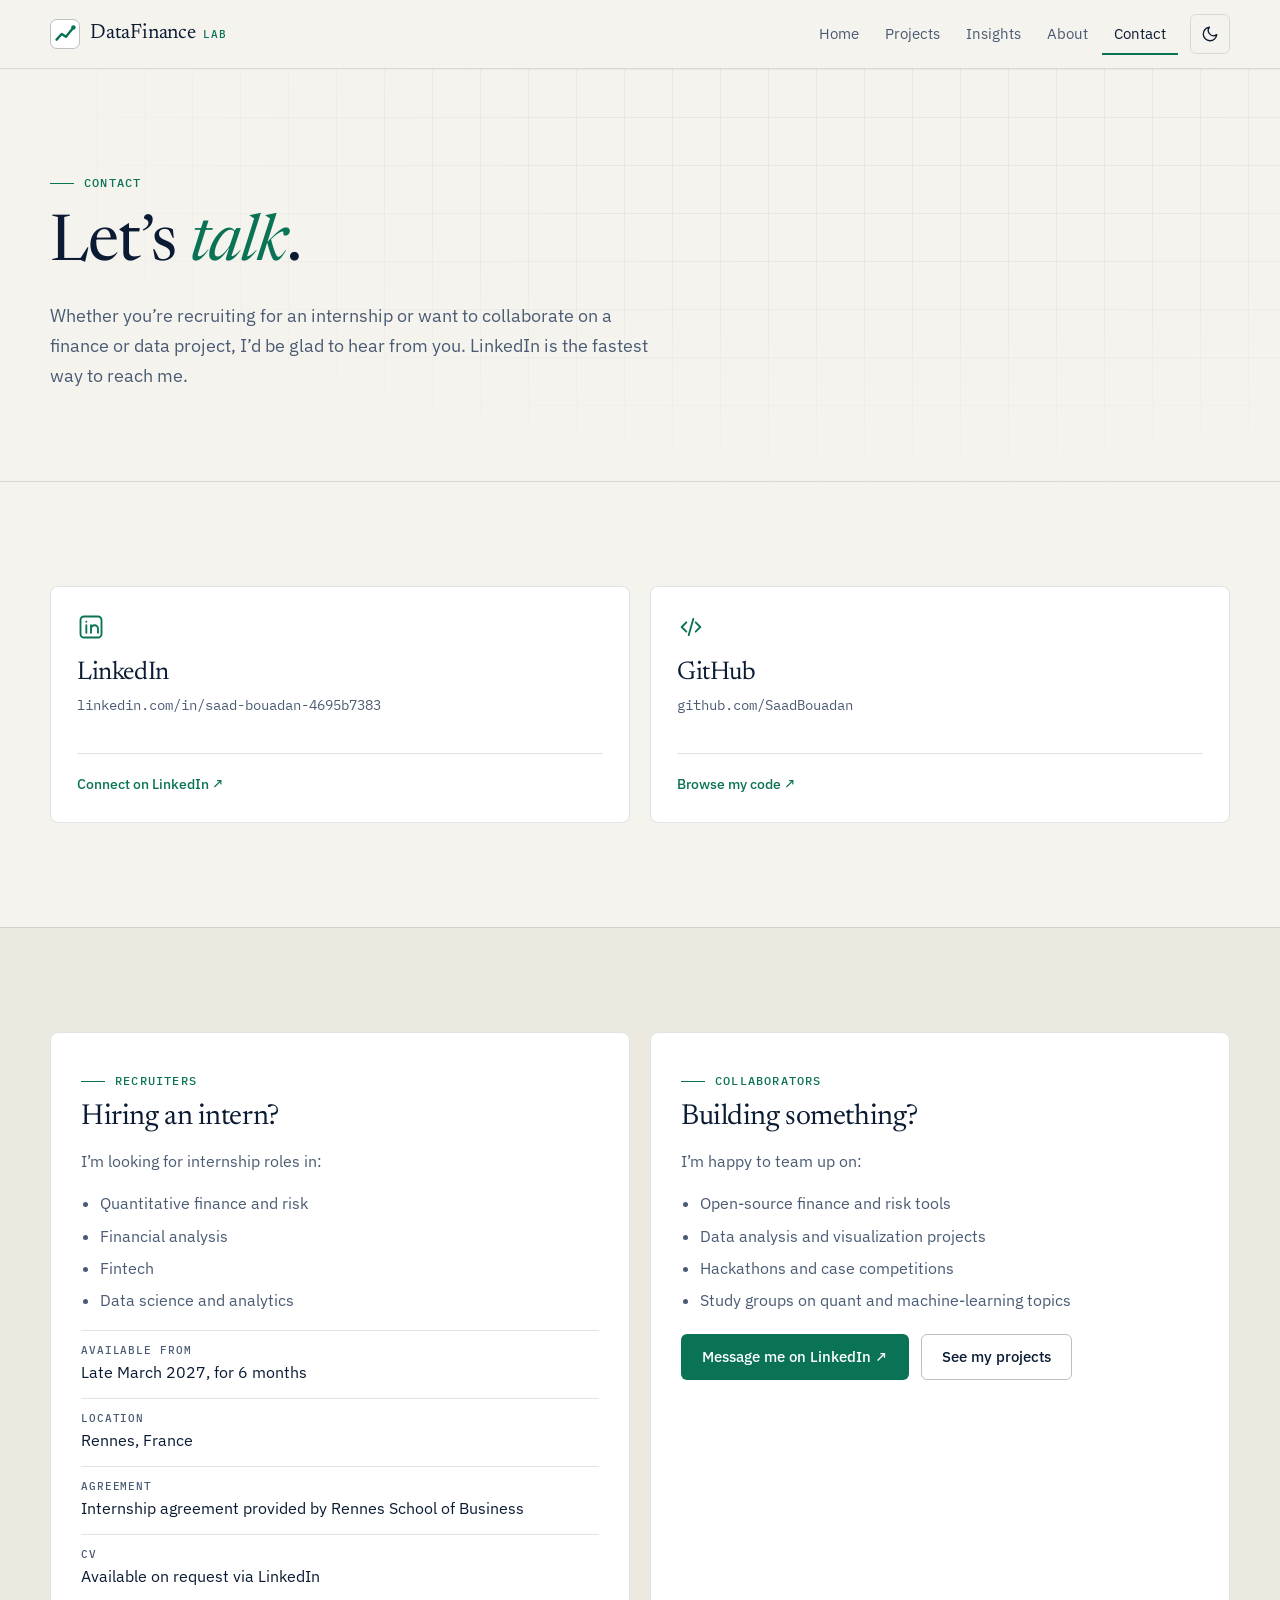
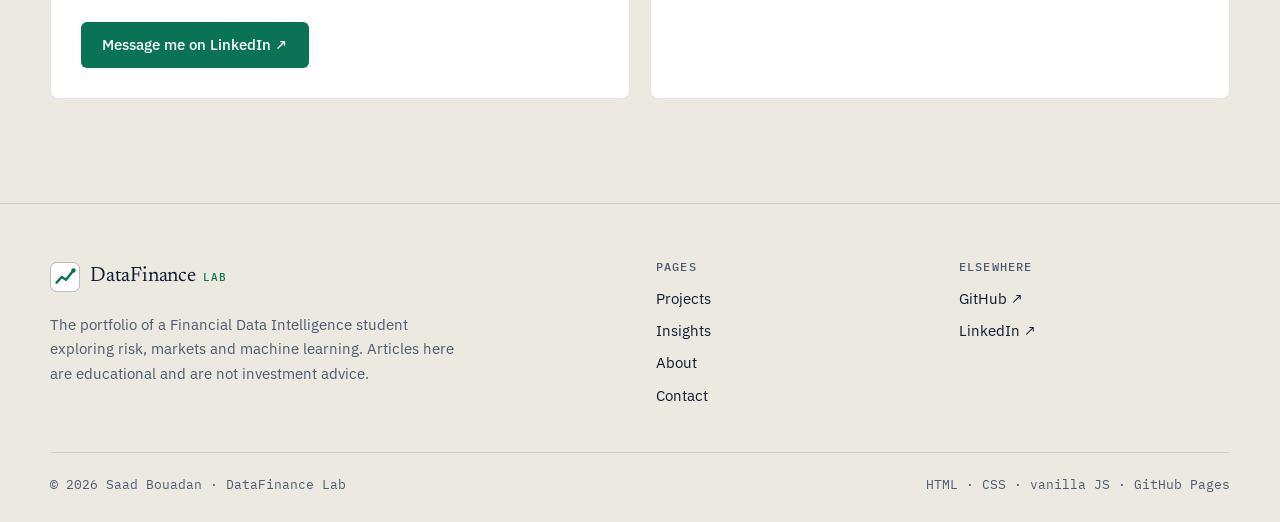
<file: contact.html>
<!doctype html>
<html lang="en">
<head>
  <meta charset="utf-8">
  <meta name="viewport" content="width=device-width, initial-scale=1">
  <title>Contact — DataFinance Lab</title>
  <meta name="description" content="Contact a Financial Data Intelligence student about internships in quantitative finance, financial analysis, fintech and data science, or about collaborating on data projects.">
  <meta name="theme-color" content="#0a1628">
  <link rel="icon" href="assets/favicon.svg" type="image/svg+xml">
  <link rel="canonical" href="https://saadbouadan.github.io/datafinance-portfolio/contact.html">
  <meta property="og:type" content="website">
  <meta property="og:site_name" content="DataFinance Lab">
  <meta property="og:title" content="Contact — DataFinance Lab">
  <meta property="og:description" content="Open to internships in quantitative finance, financial analysis, fintech and data science.">
  <meta property="og:url" content="https://saadbouadan.github.io/datafinance-portfolio/contact.html">
  <meta property="og:image" content="https://saadbouadan.github.io/datafinance-portfolio/assets/og-image.png">
  <meta property="og:image:alt" content="DataFinance Lab — Turning Financial Data Into Better Decisions">
  <meta name="twitter:card" content="summary_large_image">
  <script>var t;try{t=localStorage.getItem('theme')}catch(e){}document.documentElement.dataset.theme=t||(matchMedia('(prefers-color-scheme: light)').matches?'light':'dark');</script>
  <link rel="preconnect" href="https://fonts.googleapis.com">
  <link rel="preconnect" href="https://fonts.gstatic.com" crossorigin>
  <link rel="stylesheet" href="https://fonts.googleapis.com/css2?family=IBM+Plex+Mono:wght@400;500&family=IBM+Plex+Sans:wght@400;500;600&family=Newsreader:ital,opsz,wght@0,6..72,400;0,6..72,500;1,6..72,400&display=swap">
  <link rel="stylesheet" href="css/styles.css">
  <script src="js/main.js" defer></script>
</head>
<body>
  <a class="skip-link" href="#main">Skip to content</a>

  <header class="site-header" data-header>
    <div class="container header-inner">
      <a class="brand" href="index.html">
        <svg class="brand-mark" viewBox="0 0 32 32" aria-hidden="true"><rect x="0.5" y="0.5" width="31" height="31" rx="7"/><path d="M7 22l5.5-6 4.5 3 8-10"/><circle cx="25" cy="9" r="2.4"/></svg>
        <span>DataFinance <span class="brand-lab">Lab</span></span>
      </a>
      <button class="icon-btn menu-toggle" type="button" aria-expanded="false" aria-controls="site-nav" aria-label="Menu" data-menu-toggle>
        <svg class="icon-menu" viewBox="0 0 24 24" aria-hidden="true"><path d="M4 7h16M4 12h16M4 17h16"/></svg>
        <svg class="icon-close" viewBox="0 0 24 24" aria-hidden="true"><path d="M6 6l12 12M18 6L6 18"/></svg>
      </button>
      <nav class="site-nav" id="site-nav" aria-label="Primary">
        <ul class="nav-list">
          <li><a href="index.html">Home</a></li>
          <li><a href="projects.html">Projects</a></li>
          <li><a href="insights.html">Insights</a></li>
          <li><a href="about.html">About</a></li>
          <li><a href="contact.html" aria-current="page">Contact</a></li>
        </ul>
      </nav>
      <button class="icon-btn" type="button" aria-label="Dark theme" aria-pressed="true" title="Toggle light / dark theme" data-theme-toggle>
        <svg class="icon-sun" viewBox="0 0 24 24" aria-hidden="true"><circle cx="12" cy="12" r="4"/><path d="M12 2v2M12 20v2M4.9 4.9l1.4 1.4M17.7 17.7l1.4 1.4M2 12h2M20 12h2M4.9 19.1l1.4-1.4M17.7 6.3l1.4-1.4"/></svg>
        <svg class="icon-moon" viewBox="0 0 24 24" aria-hidden="true"><path d="M21 12.8A9 9 0 1 1 11.2 3a7 7 0 0 0 9.8 9.8z"/></svg>
      </button>
    </div>
  </header>

  <main id="main">
    <section class="page-hero grid-bg" aria-labelledby="page-title">
      <div class="container">
        <span class="eyebrow">Contact</span>
        <h1 id="page-title">Let’s <em>talk</em>.</h1>
        <p class="lead">Whether you’re recruiting for an internship or want to collaborate on a finance or data project, I’d be glad to hear from you. LinkedIn is the fastest way to reach me.</p>
      </div>
    </section>

    <section class="section" aria-label="Contact channels">
      <div class="container contact-grid">
        <a class="card contact-card" href="https://www.linkedin.com/in/saad-bouadan-4695b7383/">
          <svg viewBox="0 0 24 24" aria-hidden="true"><rect x="3" y="3" width="18" height="18" rx="3"/><path d="M8 10.5V17M8 7.5v.01M12 17v-6.5M12 13.5a3 3 0 0 1 6 0V17"/></svg>
          <h2>LinkedIn</h2>
          <p class="handle">linkedin.com/in/saad-bouadan-4695b7383</p>
          <span class="card-foot">Connect on LinkedIn ↗</span>
        </a>
        <a class="card contact-card" href="https://github.com/SaadBouadan">
          <svg viewBox="0 0 24 24" aria-hidden="true"><path d="M8 8l-4 4 4 4M16 8l4 4-4 4M14 5l-4 14"/></svg>
          <h2>GitHub</h2>
          <p class="handle">github.com/SaadBouadan</p>
          <span class="card-foot">Browse my code ↗</span>
        </a>
      </div>
    </section>

    <section class="section section-alt" aria-label="Who I'd like to hear from">
      <div class="container two-col">
        <div class="panel">
          <span class="eyebrow">Recruiters</span>
          <h2>Hiring an intern?</h2>
          <p class="muted">I’m looking for internship roles in:</p>
          <ul>
            <li>Quantitative finance and risk</li>
            <li>Financial analysis</li>
            <li>Fintech</li>
            <li>Data science and analytics</li>
          </ul>
          <dl class="facts">
            <div><dt>Available from</dt><dd>Late March 2027, for 6 months</dd></div>
            <div><dt>Location</dt><dd>Rennes, France</dd></div>
            <div><dt>Agreement</dt><dd>Internship agreement provided by Rennes School of Business</dd></div>
            <div><dt>CV</dt><dd>Available on request via LinkedIn</dd></div>
          </dl>
          <p style="margin-top: 20px"><a class="btn btn-primary" href="https://www.linkedin.com/in/saad-bouadan-4695b7383/">Message me on LinkedIn ↗</a></p>
        </div>
        <div class="panel">
          <span class="eyebrow">Collaborators</span>
          <h2>Building something?</h2>
          <p class="muted">I’m happy to team up on:</p>
          <ul>
            <li>Open-source finance and risk tools</li>
            <li>Data analysis and visualization projects</li>
            <li>Hackathons and case competitions</li>
            <li>Study groups on quant and machine-learning topics</li>
          </ul>
          <p style="margin-top: 20px" class="btn-row">
            <a class="btn btn-primary" href="https://www.linkedin.com/in/saad-bouadan-4695b7383/">Message me on LinkedIn ↗</a>
            <a class="btn btn-secondary" href="projects.html">See my projects</a>
          </p>
        </div>
      </div>
    </section>
  </main>

  <footer class="site-footer">
    <div class="container footer-grid">
      <div>
        <a class="brand" href="index.html">
          <svg class="brand-mark" viewBox="0 0 32 32" aria-hidden="true"><rect x="0.5" y="0.5" width="31" height="31" rx="7"/><path d="M7 22l5.5-6 4.5 3 8-10"/><circle cx="25" cy="9" r="2.4"/></svg>
          <span>DataFinance <span class="brand-lab">Lab</span></span>
        </a>
        <p class="footer-note">The portfolio of a Financial Data Intelligence student exploring risk, markets and machine learning. Articles here are educational and are not investment advice.</p>
      </div>
      <div>
        <p class="footer-title">Pages</p>
        <ul class="footer-links">
          <li><a href="projects.html">Projects</a></li>
          <li><a href="insights.html">Insights</a></li>
          <li><a href="about.html">About</a></li>
          <li><a href="contact.html">Contact</a></li>
        </ul>
      </div>
      <div>
        <p class="footer-title">Elsewhere</p>
        <ul class="footer-links">
          <li><a href="https://github.com/SaadBouadan">GitHub ↗</a></li>
          <li><a href="https://www.linkedin.com/in/saad-bouadan-4695b7383/">LinkedIn ↗</a></li>
        </ul>
      </div>
    </div>
    <div class="container footer-base">
      <span>© 2026 Saad Bouadan · DataFinance Lab</span>
      <span>HTML · CSS · vanilla JS · GitHub Pages</span>
    </div>
  </footer>
</body>
</html>
</file>
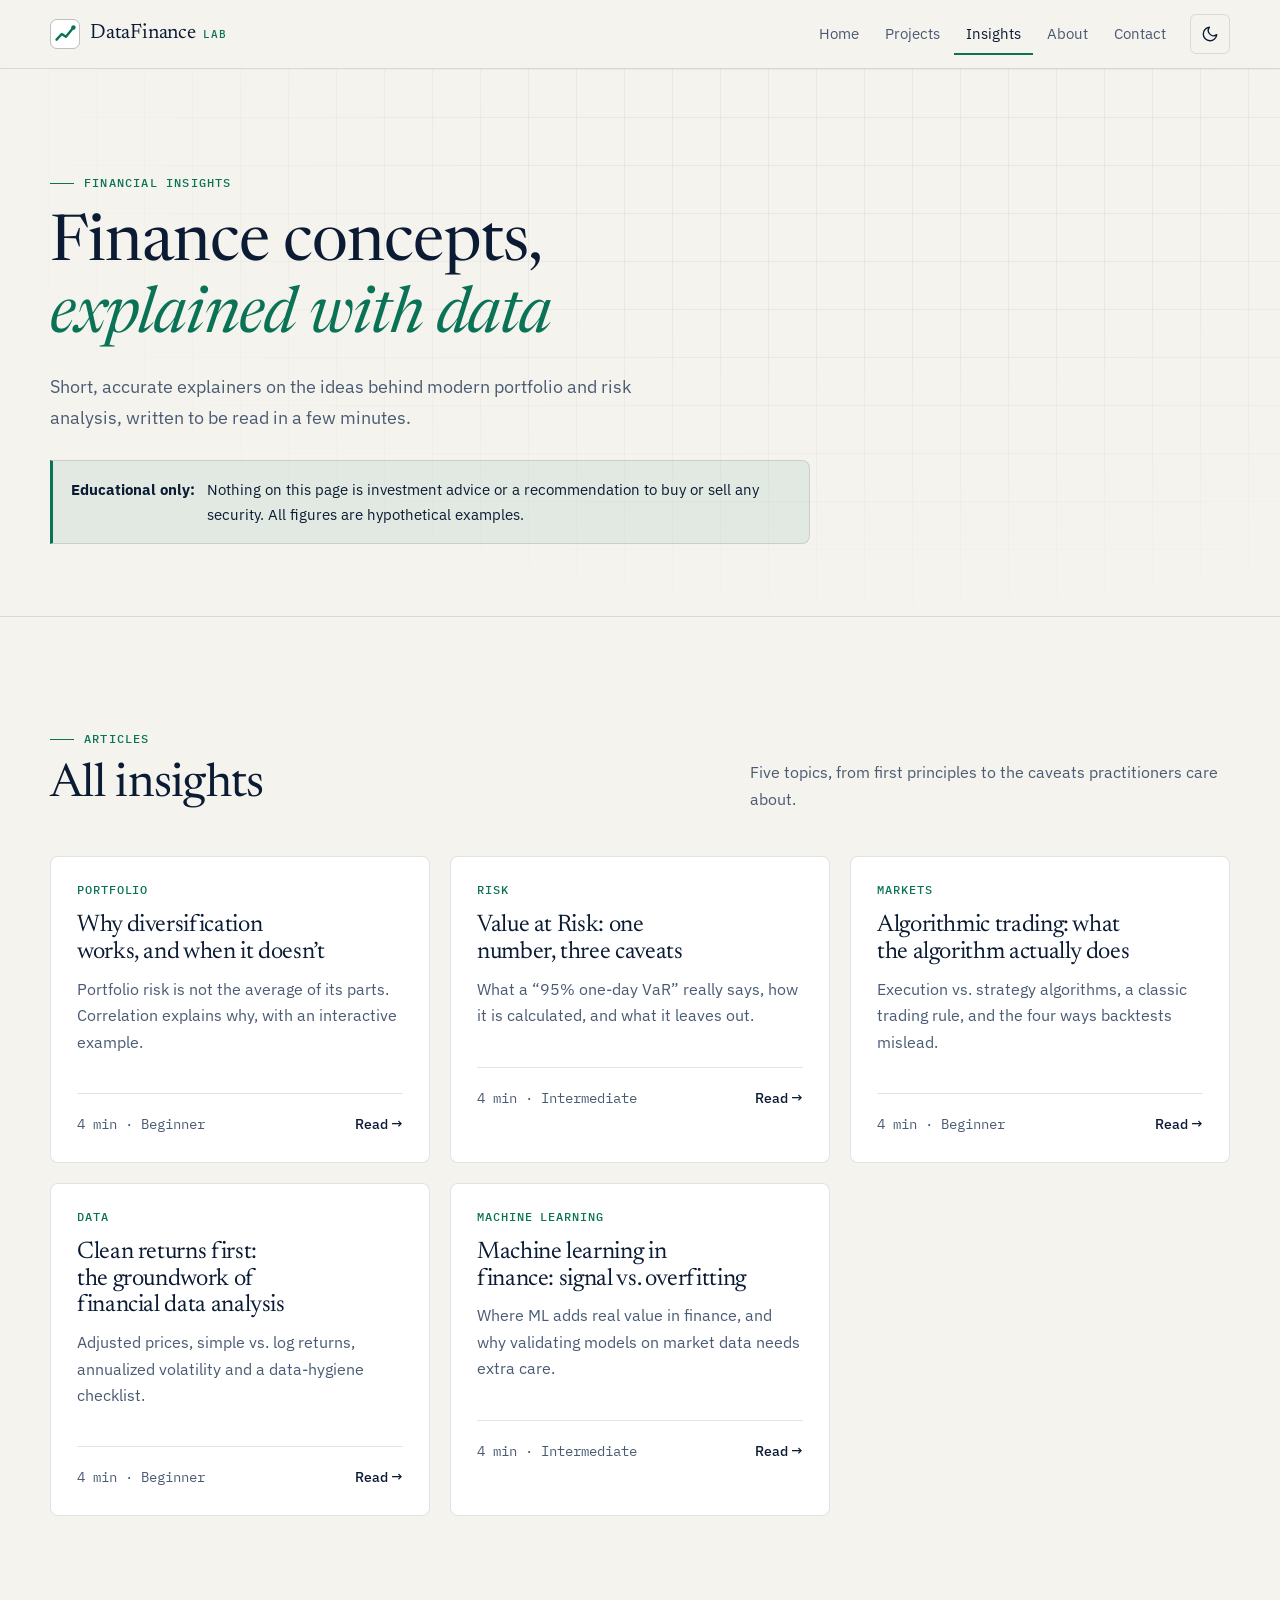
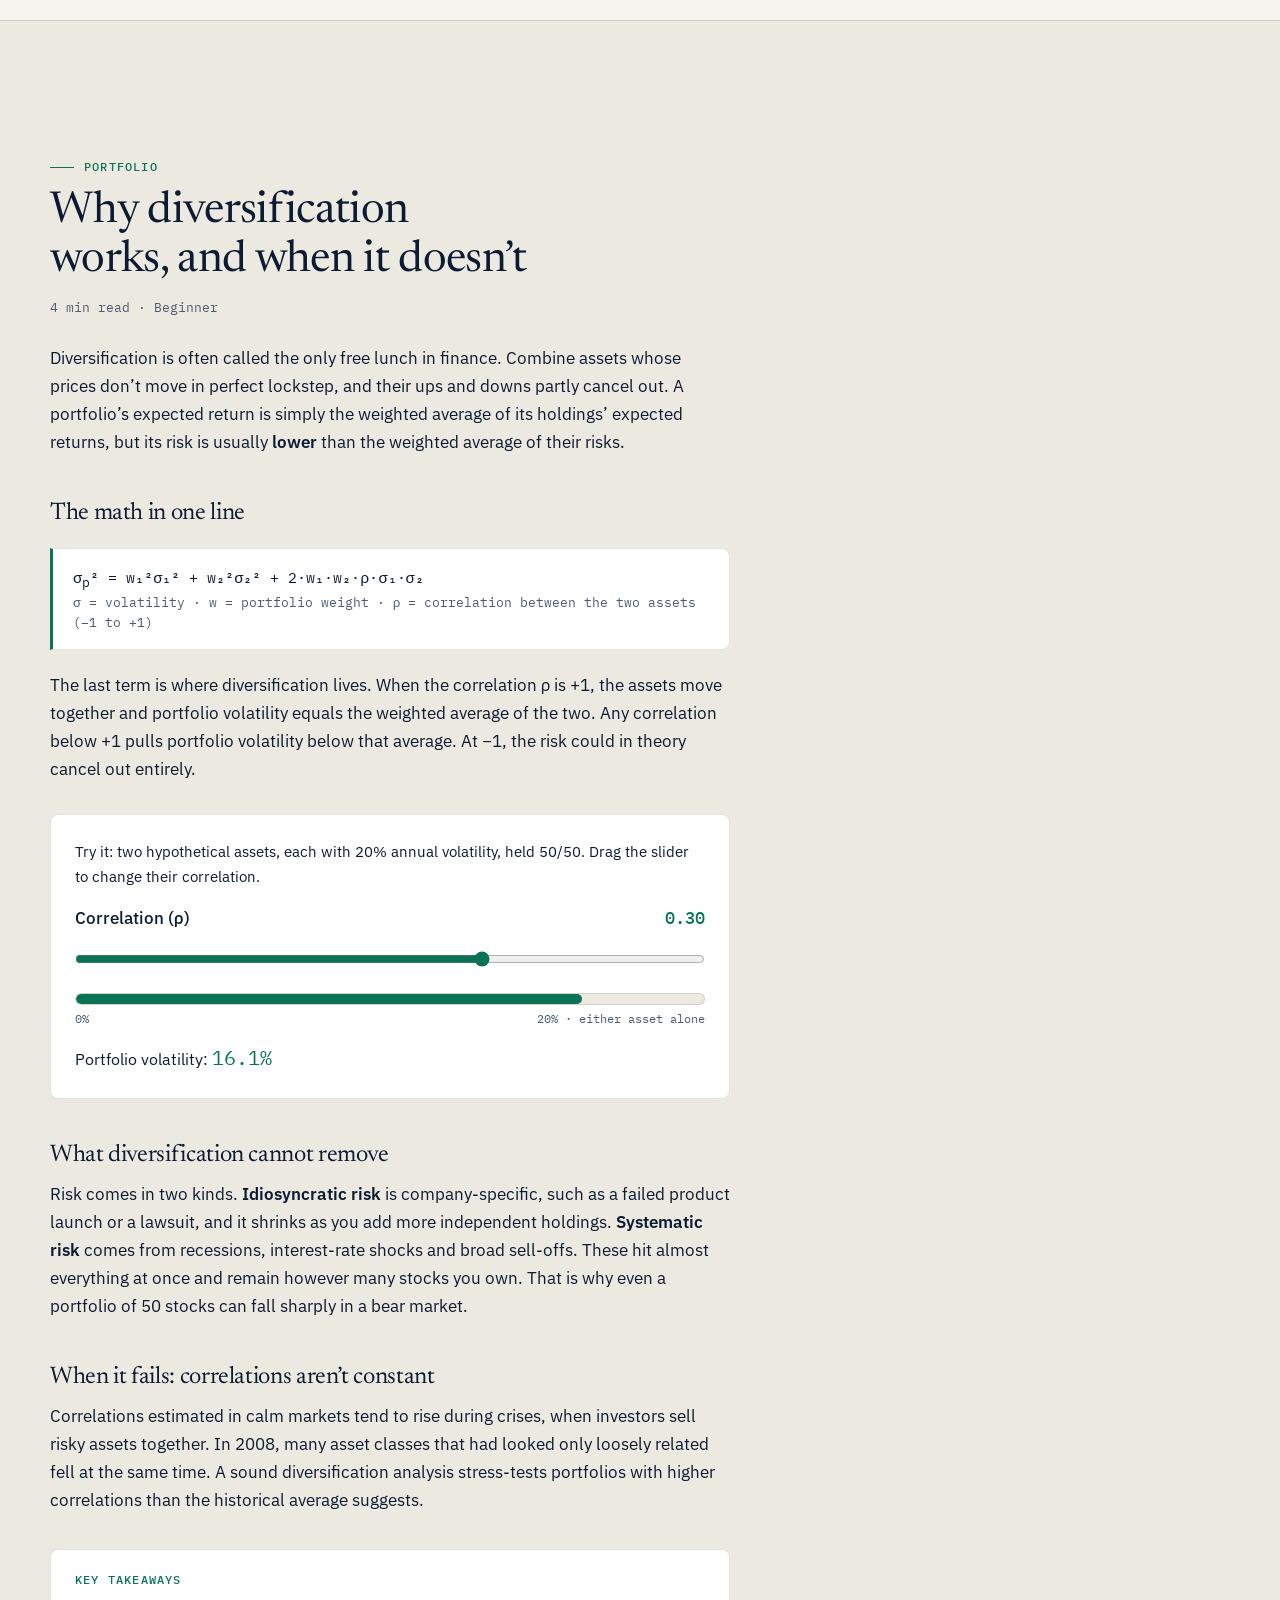
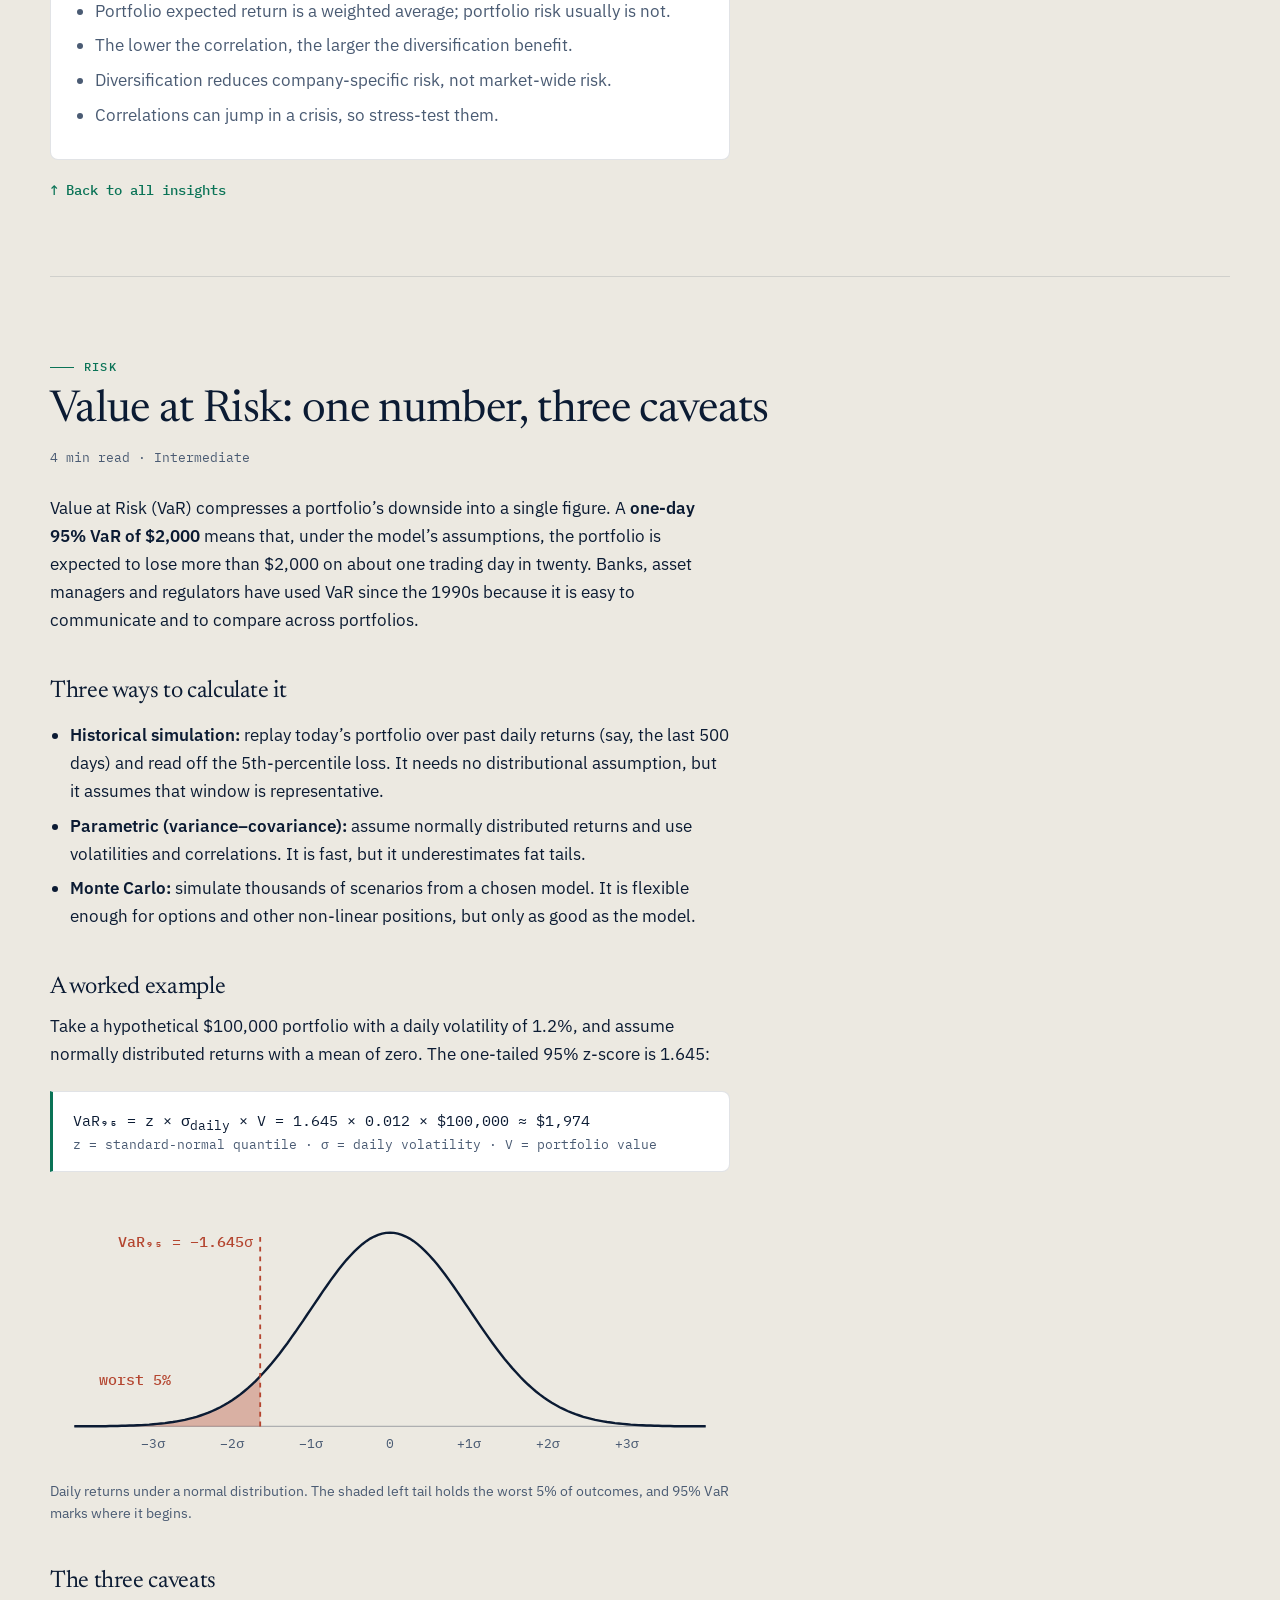
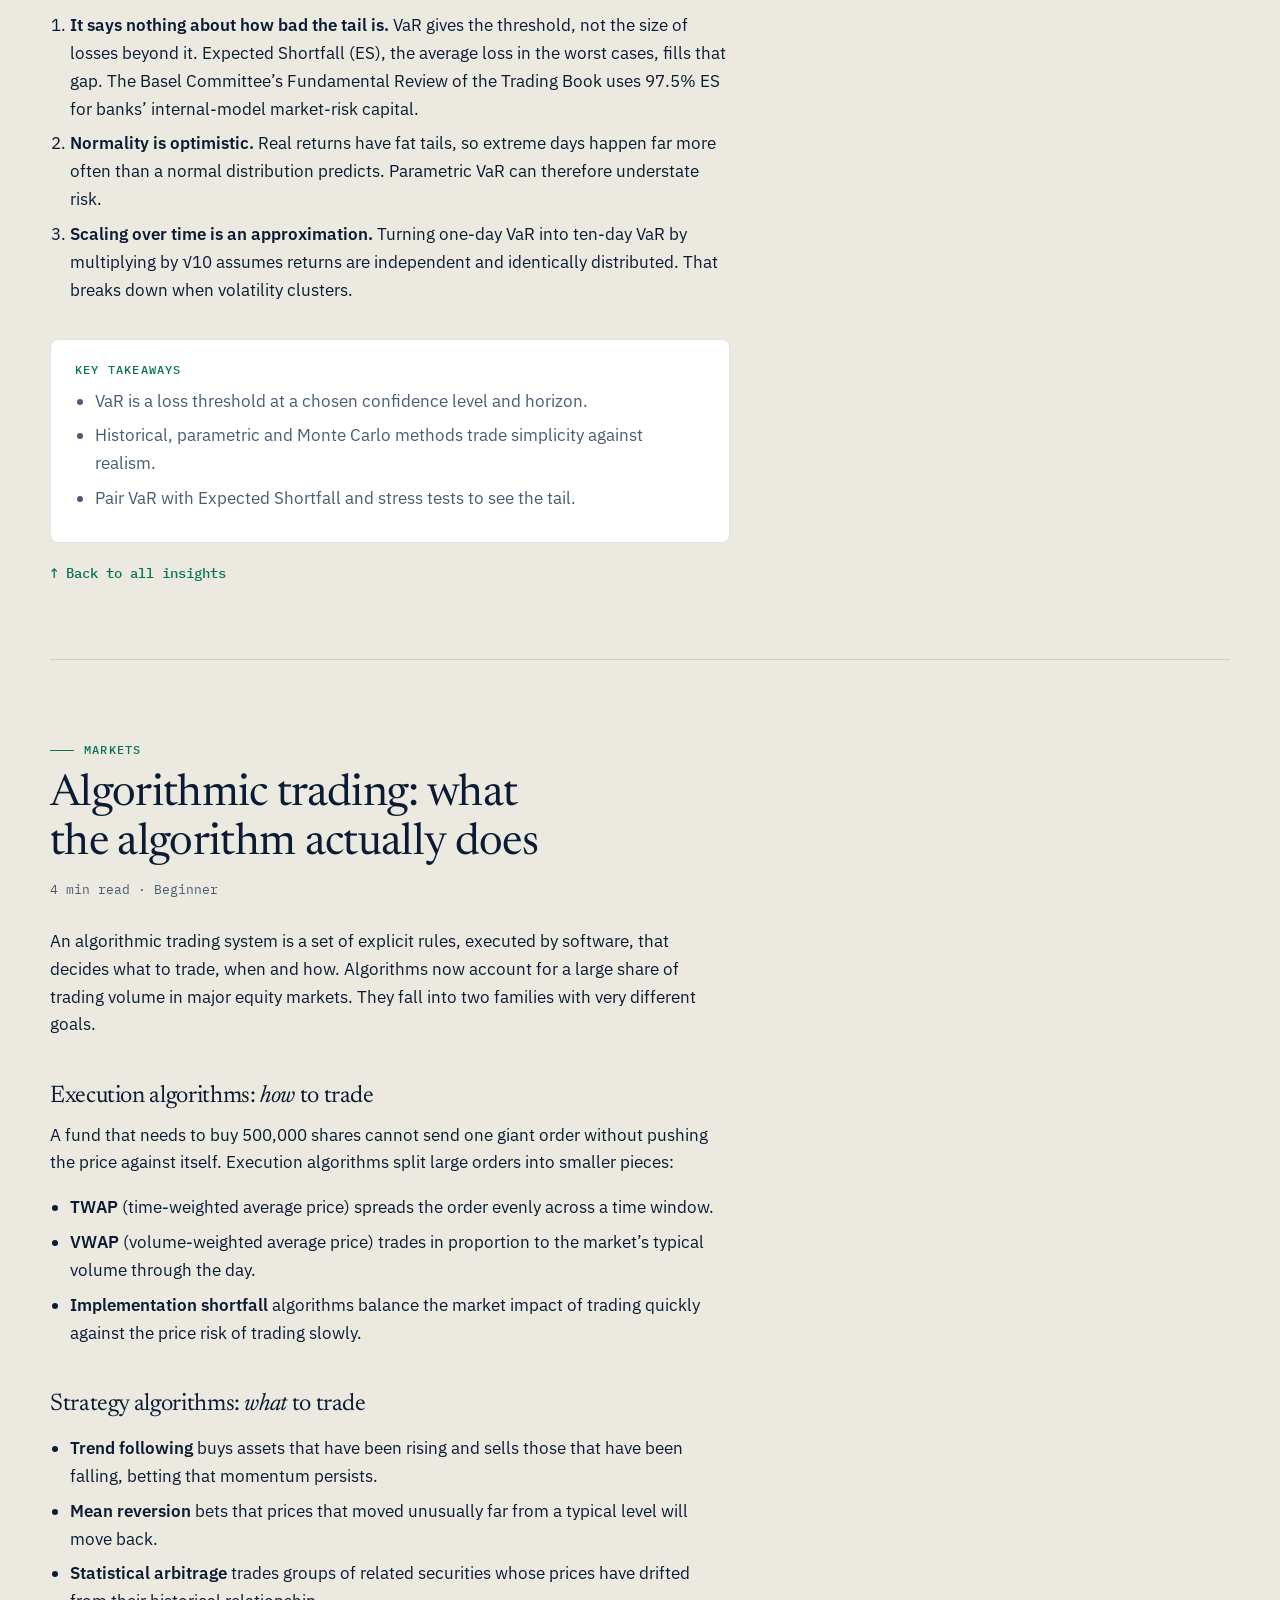
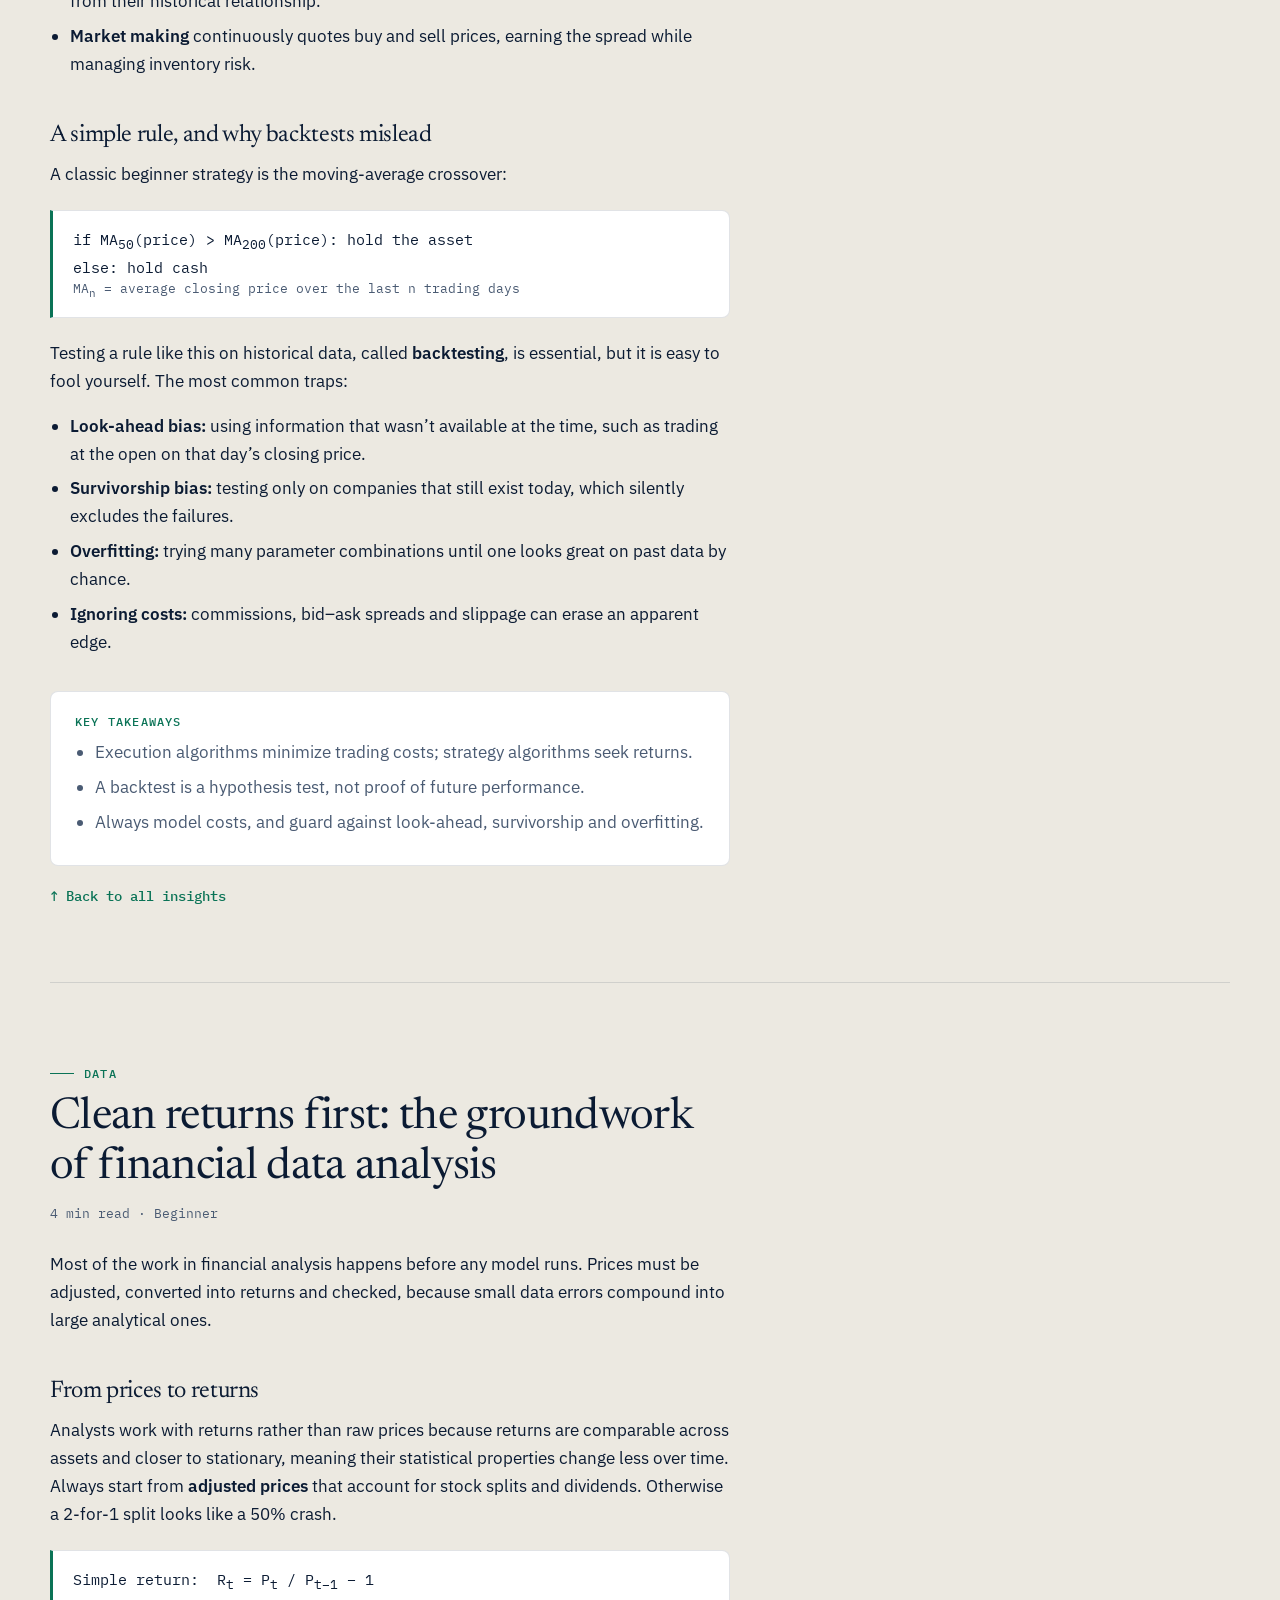
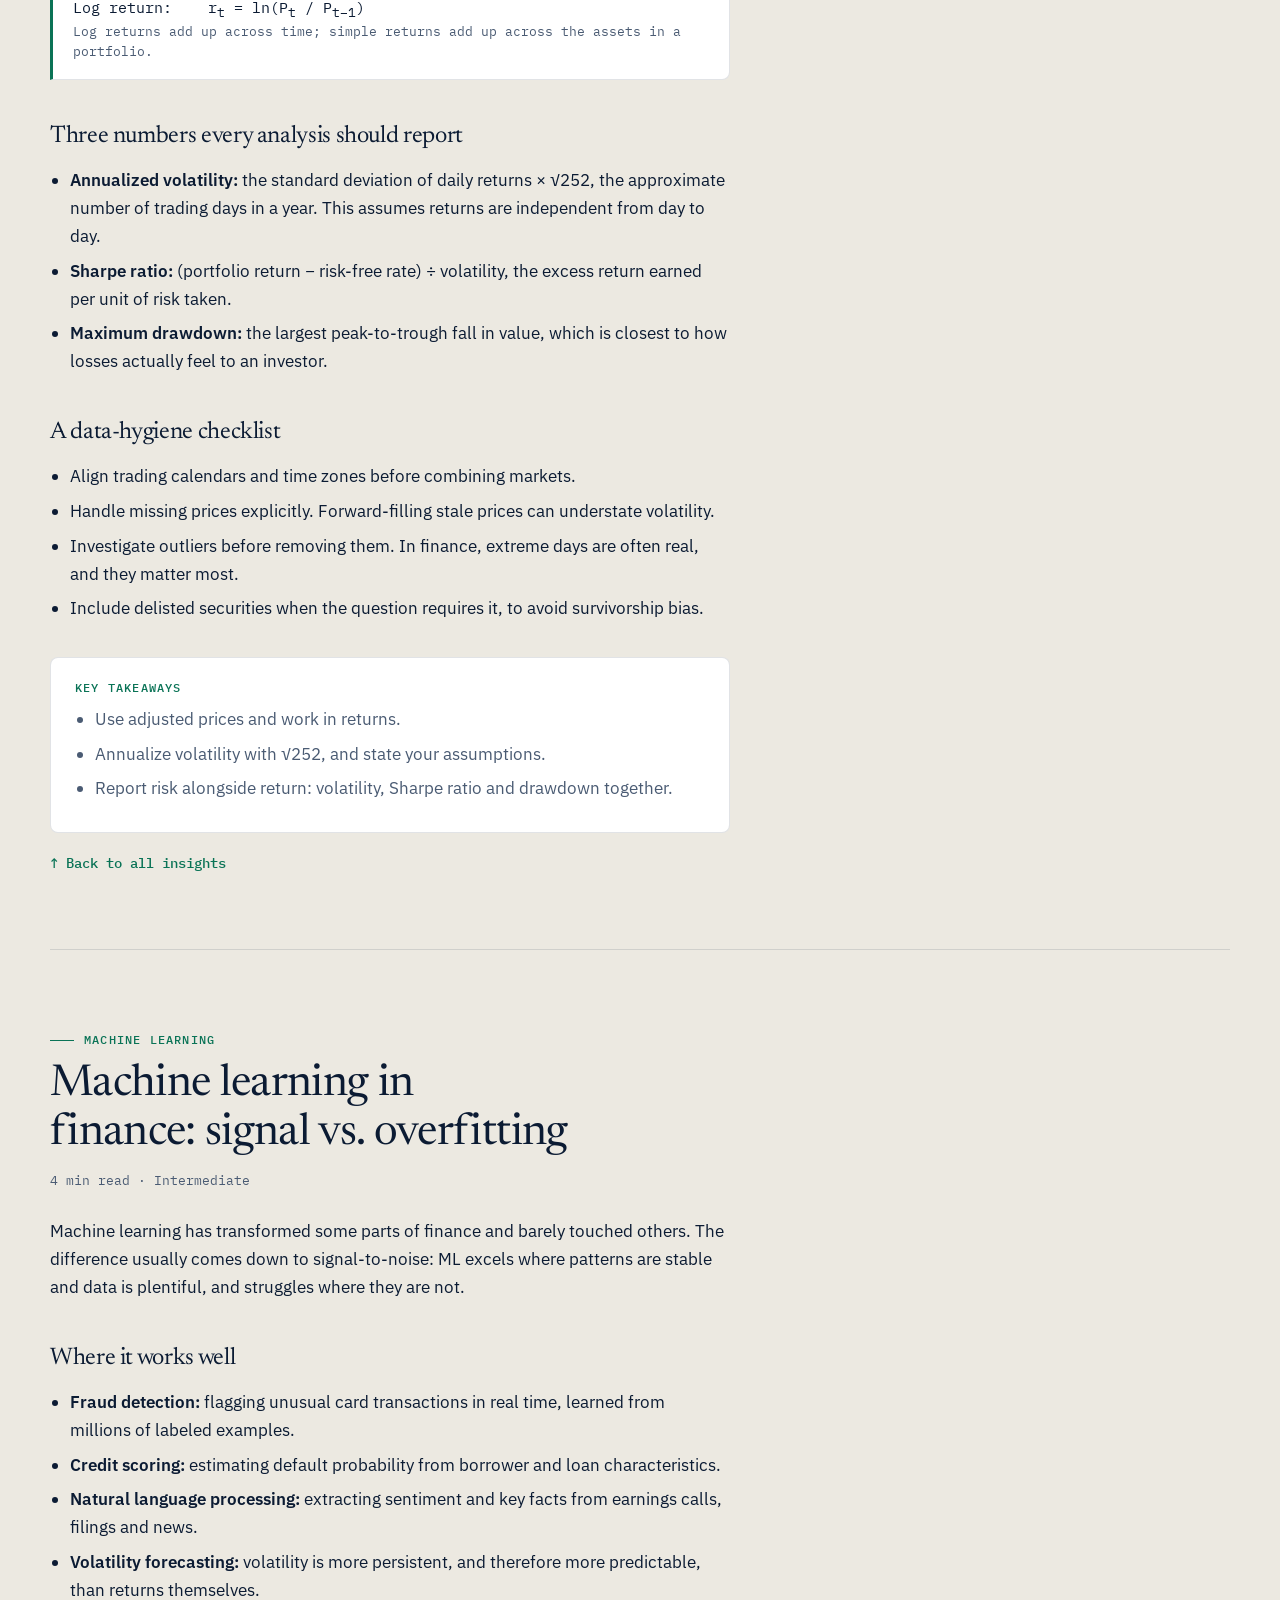
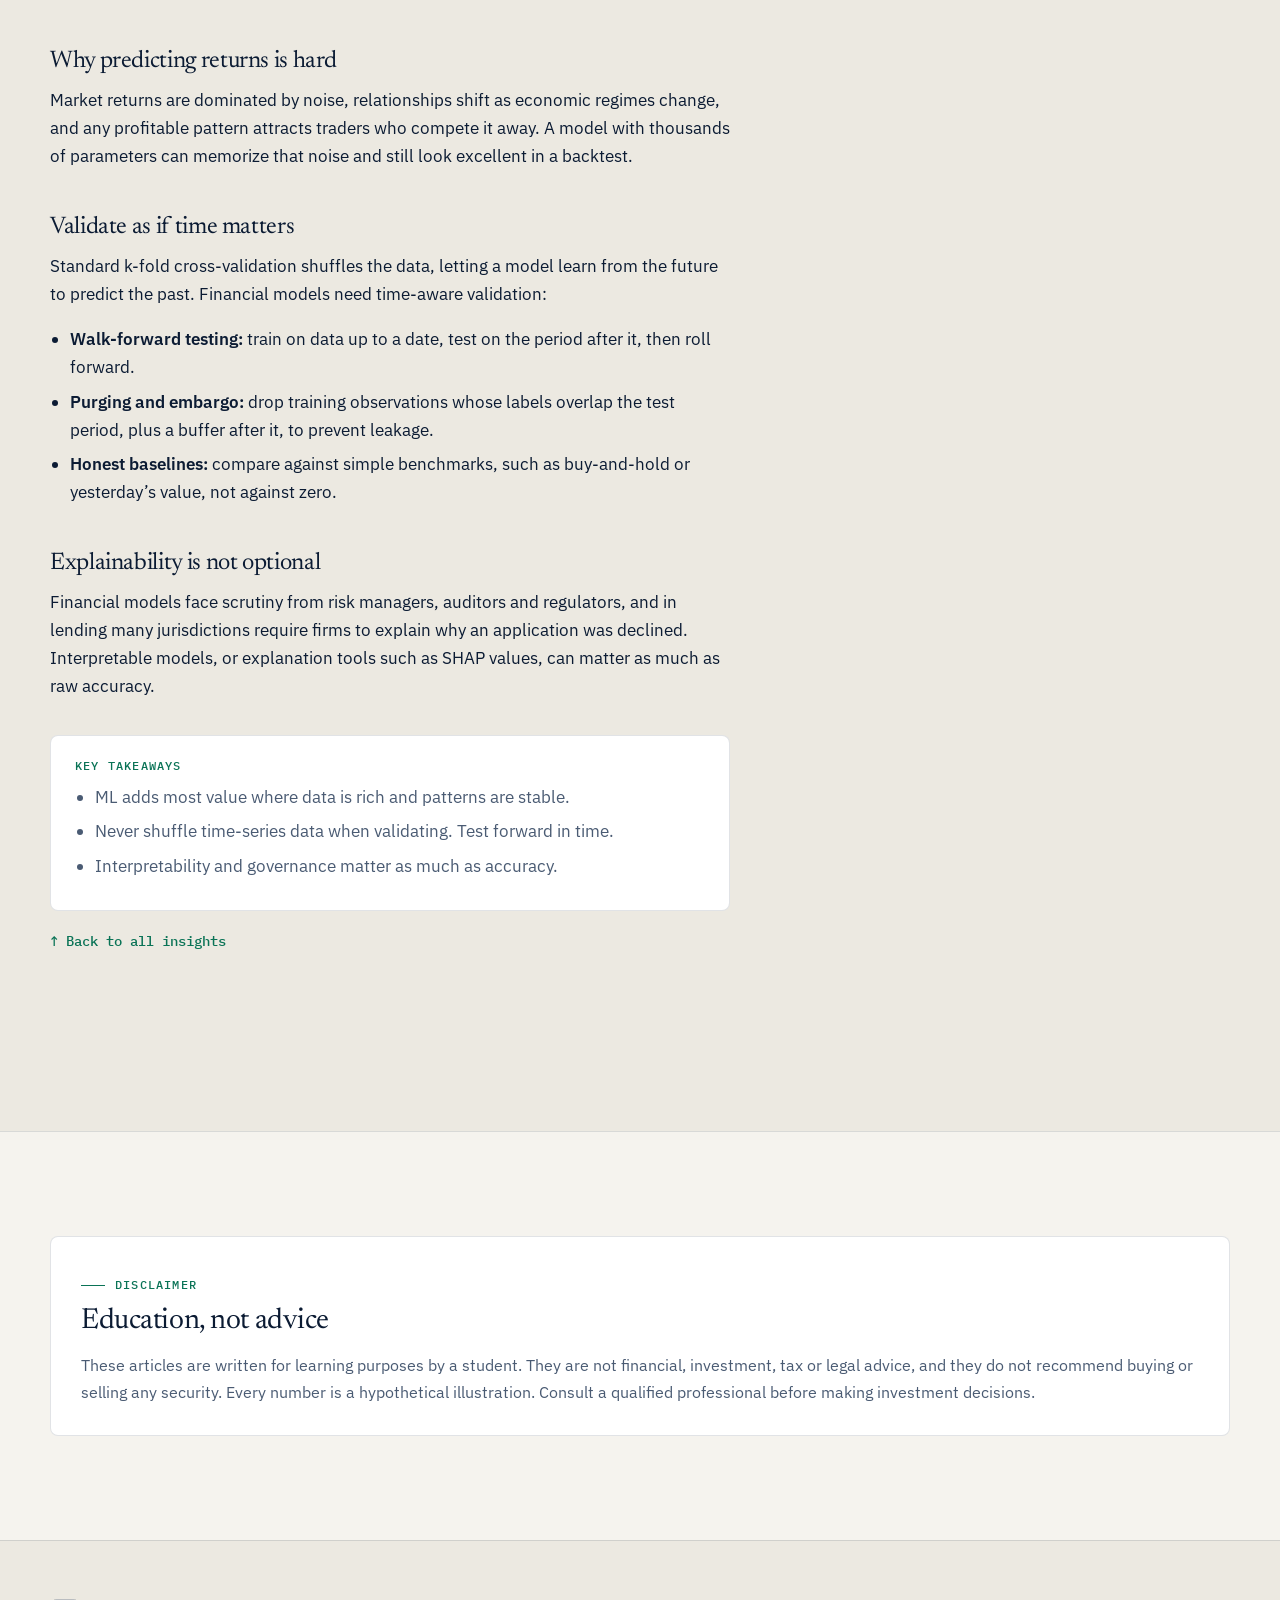
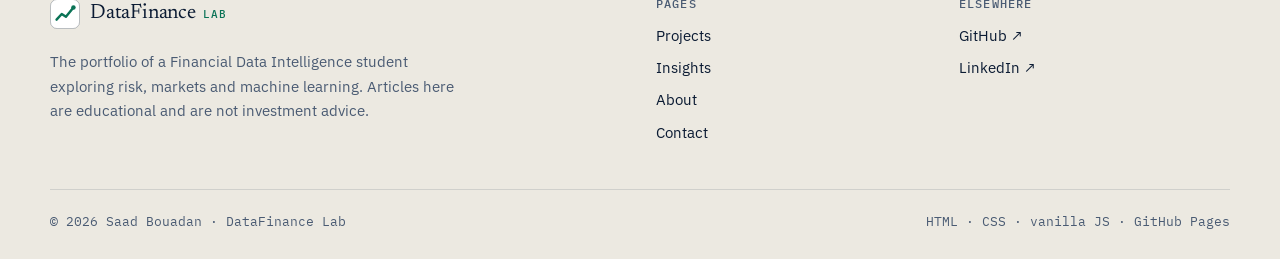
<file: insights.html>
<!doctype html>
<html lang="en">
<head>
  <meta charset="utf-8">
  <meta name="viewport" content="width=device-width, initial-scale=1">
  <title>Financial Insights — DataFinance Lab</title>
  <meta name="description" content="Short educational articles on portfolio diversification, Value at Risk, algorithmic trading, financial data analysis and machine learning in finance.">
  <meta name="theme-color" content="#0a1628">
  <link rel="icon" href="assets/favicon.svg" type="image/svg+xml">
  <link rel="canonical" href="https://saadbouadan.github.io/datafinance-portfolio/insights.html">
  <meta property="og:type" content="website">
  <meta property="og:site_name" content="DataFinance Lab">
  <meta property="og:title" content="Financial Insights — DataFinance Lab">
  <meta property="og:description" content="Educational explainers on diversification, Value at Risk, algorithmic trading, financial data analysis and machine learning in finance.">
  <meta property="og:url" content="https://saadbouadan.github.io/datafinance-portfolio/insights.html">
  <meta property="og:image" content="https://saadbouadan.github.io/datafinance-portfolio/assets/og-image.png">
  <meta property="og:image:alt" content="DataFinance Lab — Turning Financial Data Into Better Decisions">
  <meta name="twitter:card" content="summary_large_image">
  <script>var t;try{t=localStorage.getItem('theme')}catch(e){}document.documentElement.dataset.theme=t||(matchMedia('(prefers-color-scheme: light)').matches?'light':'dark');</script>
  <link rel="preconnect" href="https://fonts.googleapis.com">
  <link rel="preconnect" href="https://fonts.gstatic.com" crossorigin>
  <link rel="stylesheet" href="https://fonts.googleapis.com/css2?family=IBM+Plex+Mono:wght@400;500&family=IBM+Plex+Sans:wght@400;500;600&family=Newsreader:ital,opsz,wght@0,6..72,400;0,6..72,500;1,6..72,400&display=swap">
  <link rel="stylesheet" href="css/styles.css">
  <script src="js/main.js" defer></script>
</head>
<body>
  <a class="skip-link" href="#main">Skip to content</a>

  <header class="site-header" data-header>
    <div class="container header-inner">
      <a class="brand" href="index.html">
        <svg class="brand-mark" viewBox="0 0 32 32" aria-hidden="true"><rect x="0.5" y="0.5" width="31" height="31" rx="7"/><path d="M7 22l5.5-6 4.5 3 8-10"/><circle cx="25" cy="9" r="2.4"/></svg>
        <span>DataFinance <span class="brand-lab">Lab</span></span>
      </a>
      <button class="icon-btn menu-toggle" type="button" aria-expanded="false" aria-controls="site-nav" aria-label="Menu" data-menu-toggle>
        <svg class="icon-menu" viewBox="0 0 24 24" aria-hidden="true"><path d="M4 7h16M4 12h16M4 17h16"/></svg>
        <svg class="icon-close" viewBox="0 0 24 24" aria-hidden="true"><path d="M6 6l12 12M18 6L6 18"/></svg>
      </button>
      <nav class="site-nav" id="site-nav" aria-label="Primary">
        <ul class="nav-list">
          <li><a href="index.html">Home</a></li>
          <li><a href="projects.html">Projects</a></li>
          <li><a href="insights.html" aria-current="page">Insights</a></li>
          <li><a href="about.html">About</a></li>
          <li><a href="contact.html">Contact</a></li>
        </ul>
      </nav>
      <button class="icon-btn" type="button" aria-label="Dark theme" aria-pressed="true" title="Toggle light / dark theme" data-theme-toggle>
        <svg class="icon-sun" viewBox="0 0 24 24" aria-hidden="true"><circle cx="12" cy="12" r="4"/><path d="M12 2v2M12 20v2M4.9 4.9l1.4 1.4M17.7 17.7l1.4 1.4M2 12h2M20 12h2M4.9 19.1l1.4-1.4M17.7 6.3l1.4-1.4"/></svg>
        <svg class="icon-moon" viewBox="0 0 24 24" aria-hidden="true"><path d="M21 12.8A9 9 0 1 1 11.2 3a7 7 0 0 0 9.8 9.8z"/></svg>
      </button>
    </div>
  </header>

  <main id="main">
    <section class="page-hero grid-bg" aria-labelledby="page-title">
      <div class="container">
        <span class="eyebrow">Financial insights</span>
        <h1 id="page-title">Finance concepts, <em>explained with data</em></h1>
        <p class="lead">Short, accurate explainers on the ideas behind modern portfolio and risk analysis, written to be read in a few minutes.</p>
        <p class="callout"><strong>Educational only:</strong> <span>Nothing on this page is investment advice or a recommendation to buy or sell any security. All figures are hypothetical examples.</span></p>
      </div>
    </section>

    <section class="section" aria-labelledby="all-insights">
      <div class="container">
        <div class="section-head">
          <div>
            <span class="eyebrow">Articles</span>
            <h2 id="all-insights">All insights</h2>
          </div>
          <p>Five topics, from first principles to the caveats practitioners care about.</p>
        </div>
        <div class="card-grid">
          <article class="card">
            <span class="card-kicker">Portfolio</span>
            <h3><a class="stretched" href="#diversification">Why diversification works, and when it doesn’t</a></h3>
            <p>Portfolio risk is not the average of its parts. Correlation explains why, with an interactive example.</p>
            <div class="card-foot"><span class="mono muted">4 min · Beginner</span><span class="link-arrow" aria-hidden="true">Read →</span></div>
          </article>
          <article class="card">
            <span class="card-kicker">Risk</span>
            <h3><a class="stretched" href="#value-at-risk">Value at Risk: one number, three caveats</a></h3>
            <p>What a “95% one-day VaR” really says, how it is calculated, and what it leaves out.</p>
            <div class="card-foot"><span class="mono muted">4 min · Intermediate</span><span class="link-arrow" aria-hidden="true">Read →</span></div>
          </article>
          <article class="card">
            <span class="card-kicker">Markets</span>
            <h3><a class="stretched" href="#algorithmic-trading">Algorithmic trading: what the algorithm actually does</a></h3>
            <p>Execution vs. strategy algorithms, a classic trading rule, and the four ways backtests mislead.</p>
            <div class="card-foot"><span class="mono muted">4 min · Beginner</span><span class="link-arrow" aria-hidden="true">Read →</span></div>
          </article>
          <article class="card">
            <span class="card-kicker">Data</span>
            <h3><a class="stretched" href="#financial-data-analysis">Clean returns first: the groundwork of financial data analysis</a></h3>
            <p>Adjusted prices, simple vs. log returns, annualized volatility and a data-hygiene checklist.</p>
            <div class="card-foot"><span class="mono muted">4 min · Beginner</span><span class="link-arrow" aria-hidden="true">Read →</span></div>
          </article>
          <article class="card">
            <span class="card-kicker">Machine learning</span>
            <h3><a class="stretched" href="#machine-learning">Machine learning in finance: signal vs. overfitting</a></h3>
            <p>Where ML adds real value in finance, and why validating models on market data needs extra care.</p>
            <div class="card-foot"><span class="mono muted">4 min · Intermediate</span><span class="link-arrow" aria-hidden="true">Read →</span></div>
          </article>
        </div>
      </div>
    </section>

    <section class="section section-alt" aria-label="Articles">
      <div class="container article-list">

        <article class="article" id="diversification" aria-labelledby="diversification-title">
          <header class="article-header">
            <span class="eyebrow">Portfolio</span>
            <h2 id="diversification-title">Why diversification works, and when it doesn’t</h2>
            <p class="article-meta">4 min read · Beginner</p>
          </header>
          <div class="prose">
            <p>Diversification is often called the only free lunch in finance. Combine assets whose prices don’t move in perfect lockstep, and their ups and downs partly cancel out. A portfolio’s expected return is simply the weighted average of its holdings’ expected returns, but its risk is usually <strong>lower</strong> than the weighted average of their risks.</p>

            <h3>The math in one line</h3>
            <div class="formula">σ<sub>p</sub>² = w₁²σ₁² + w₂²σ₂² + 2·w₁·w₂·ρ·σ₁·σ₂<small>σ = volatility · w = portfolio weight · ρ = correlation between the two assets (−1 to +1)</small></div>
            <p>The last term is where diversification lives. When the correlation ρ is +1, the assets move together and portfolio volatility equals the weighted average of the two. Any correlation below +1 pulls portfolio volatility below that average. At −1, the risk could in theory cancel out entirely.</p>

            <figure class="figure calc" aria-labelledby="calc-caption">
              <figcaption id="calc-caption">Try it: two hypothetical assets, each with 20% annual volatility, held 50/50. Drag the slider to change their correlation.</figcaption>
              <label for="corr">Correlation (ρ) <output id="corr-out" for="corr">0.30</output></label>
              <input type="range" id="corr" min="-1" max="1" step="0.05" value="0.3">
              <div class="meter" aria-hidden="true"><div class="meter-fill" data-meter-fill style="--v: 0.806"></div></div>
              <div class="meter-scale" aria-hidden="true"><span>0%</span><span>20% · either asset alone</span></div>
              <p class="calc-result">Portfolio volatility: <output id="vol-out" for="corr">16.1%</output></p>
            </figure>

            <h3>What diversification cannot remove</h3>
            <p>Risk comes in two kinds. <strong>Idiosyncratic risk</strong> is company-specific, such as a failed product launch or a lawsuit, and it shrinks as you add more independent holdings. <strong>Systematic risk</strong> comes from recessions, interest-rate shocks and broad sell-offs. These hit almost everything at once and remain however many stocks you own. That is why even a portfolio of 50 stocks can fall sharply in a bear market.</p>

            <h3>When it fails: correlations aren’t constant</h3>
            <p>Correlations estimated in calm markets tend to rise during crises, when investors sell risky assets together. In 2008, many asset classes that had looked only loosely related fell at the same time. A sound diversification analysis stress-tests portfolios with higher correlations than the historical average suggests.</p>

            <aside class="takeaways" aria-label="Key takeaways">
              <h3>Key takeaways</h3>
              <ul>
                <li>Portfolio expected return is a weighted average; portfolio risk usually is not.</li>
                <li>The lower the correlation, the larger the diversification benefit.</li>
                <li>Diversification reduces company-specific risk, not market-wide risk.</li>
                <li>Correlations can jump in a crisis, so stress-test them.</li>
              </ul>
            </aside>
            <a class="back-link" href="#all-insights">↑ Back to all insights</a>
          </div>
        </article>

        <article class="article" id="value-at-risk" aria-labelledby="var-title">
          <header class="article-header">
            <span class="eyebrow">Risk</span>
            <h2 id="var-title">Value at Risk: one number, three caveats</h2>
            <p class="article-meta">4 min read · Intermediate</p>
          </header>
          <div class="prose">
            <p>Value at Risk (VaR) compresses a portfolio’s downside into a single figure. A <strong>one-day 95% VaR of $2,000</strong> means that, under the model’s assumptions, the portfolio is expected to lose more than $2,000 on about one trading day in twenty. Banks, asset managers and regulators have used VaR since the 1990s because it is easy to communicate and to compare across portfolios.</p>

            <h3>Three ways to calculate it</h3>
            <ul>
              <li><strong>Historical simulation:</strong> replay today’s portfolio over past daily returns (say, the last 500 days) and read off the 5th-percentile loss. It needs no distributional assumption, but it assumes that window is representative.</li>
              <li><strong>Parametric (variance–covariance):</strong> assume normally distributed returns and use volatilities and correlations. It is fast, but it underestimates fat tails.</li>
              <li><strong>Monte Carlo:</strong> simulate thousands of scenarios from a chosen model. It is flexible enough for options and other non-linear positions, but only as good as the model.</li>
            </ul>

            <h3>A worked example</h3>
            <p>Take a hypothetical $100,000 portfolio with a daily volatility of 1.2%, and assume normally distributed returns with a mean of zero. The one-tailed 95% z-score is 1.645:</p>
            <div class="formula">VaR₉₅ = z × σ<sub>daily</sub> × V = 1.645 × 0.012 × $100,000 ≈ $1,974<small>z = standard-normal quantile · σ = daily volatility · V = portfolio value</small></div>

            <figure class="figure">
              <svg class="chart" viewBox="0 0 560 220" role="img" aria-labelledby="var-svg-title var-svg-desc">
                <title id="var-svg-title">Normal distribution with the 5% left tail shaded</title>
                <desc id="var-svg-desc">A bell curve of daily returns. The area to the left of minus 1.645 standard deviations, the worst 5 percent of outcomes, is shaded. The 95 percent VaR is located at that cut-off.</desc>
                <line class="baseline" x1="20" y1="184" x2="540" y2="184"/><path class="tail" d="M20,184 L20,183.9 L23.2,183.9 L26.5,183.9 L29.7,183.9 L33,183.9 L36.2,183.9 L39.5,183.8 L42.7,183.8 L46,183.8 L49.2,183.7 L52.5,183.7 L55.7,183.6 L59,183.5 L62.2,183.4 L65.5,183.3 L68.7,183.2 L72,183 L75.2,182.9 L78.5,182.7 L81.7,182.5 L85,182.2 L88.2,181.9 L91.5,181.6 L94.7,181.3 L98,180.8 L101.2,180.4 L104.5,179.8 L107.7,179.2 L111,178.6 L114.2,177.8 L117.5,177 L120.7,176.1 L124,175 L127.2,173.9 L130.5,172.7 L133.7,171.3 L137,169.8 L140.2,168.2 L143.5,166.4 L146.7,164.5 L150,162.4 L153.2,160.2 L156.5,157.8 L159.7,155.2 L163,152.4 L166.2,149.5 L169.5,146.4 L172.7,143.1 L173.1,142.8 L173.1,184 Z"/><path class="curve" d="M20,183.9 L23.2,183.9 L26.5,183.9 L29.7,183.9 L33,183.9 L36.2,183.9 L39.5,183.8 L42.7,183.8 L46,183.8 L49.2,183.7 L52.5,183.7 L55.7,183.6 L59,183.5 L62.2,183.4 L65.5,183.3 L68.7,183.2 L72,183 L75.2,182.9 L78.5,182.7 L81.7,182.5 L85,182.2 L88.2,181.9 L91.5,181.6 L94.7,181.3 L98,180.8 L101.2,180.4 L104.5,179.8 L107.7,179.2 L111,178.6 L114.2,177.8 L117.5,177 L120.7,176.1 L124,175 L127.2,173.9 L130.5,172.7 L133.7,171.3 L137,169.8 L140.2,168.2 L143.5,166.4 L146.7,164.5 L150,162.4 L153.2,160.2 L156.5,157.8 L159.7,155.2 L163,152.4 L166.2,149.5 L169.5,146.4 L172.7,143.1 L176,139.6 L179.2,136 L182.5,132.2 L185.7,128.2 L189,124.1 L192.2,119.8 L195.5,115.5 L198.7,110.9 L202,106.3 L205.2,101.6 L208.5,96.9 L211.7,92 L215,87.2 L218.2,82.4 L221.5,77.6 L224.7,72.8 L228,68.1 L231.2,63.5 L234.5,59.1 L237.7,54.8 L241,50.7 L244.2,46.8 L247.5,43.2 L250.7,39.8 L254,36.7 L257.2,33.9 L260.5,31.4 L263.7,29.3 L267,27.6 L270.2,26.2 L273.5,25.2 L276.7,24.6 L280,24.4 L283.2,24.6 L286.5,25.2 L289.7,26.2 L293,27.6 L296.2,29.3 L299.5,31.4 L302.7,33.9 L306,36.7 L309.2,39.8 L312.5,43.2 L315.7,46.8 L319,50.7 L322.2,54.8 L325.5,59.1 L328.7,63.5 L332,68.1 L335.2,72.8 L338.5,77.6 L341.7,82.4 L345,87.2 L348.2,92 L351.5,96.9 L354.7,101.6 L358,106.3 L361.2,110.9 L364.5,115.5 L367.7,119.8 L371,124.1 L374.2,128.2 L377.5,132.2 L380.7,136 L384,139.6 L387.2,143.1 L390.5,146.4 L393.7,149.5 L397,152.4 L400.2,155.2 L403.5,157.8 L406.7,160.2 L410,162.4 L413.2,164.5 L416.5,166.4 L419.7,168.2 L423,169.8 L426.2,171.3 L429.5,172.7 L432.7,173.9 L436,175 L439.2,176.1 L442.5,177 L445.7,177.8 L449,178.6 L452.2,179.2 L455.5,179.8 L458.7,180.4 L462,180.8 L465.2,181.3 L468.5,181.6 L471.7,181.9 L475,182.2 L478.2,182.5 L481.5,182.7 L484.7,182.9 L488,183 L491.2,183.2 L494.5,183.3 L497.7,183.4 L501,183.5 L504.2,183.6 L507.5,183.7 L510.7,183.7 L514,183.8 L517.2,183.8 L520.5,183.8 L523.7,183.9 L527,183.9 L530.2,183.9 L533.5,183.9 L536.7,183.9 L540,183.9"/><line class="cut" x1="173.1" y1="184" x2="173.1" y2="24"/><text class="annot" x="167.1" y="36" text-anchor="end">VaR₉₅ = −1.645σ</text><text class="annot" x="100" y="150" text-anchor="end">worst 5%</text><text class="tick" x="85.0" y="202" text-anchor="middle">−3σ</text><text class="tick" x="150.0" y="202" text-anchor="middle">−2σ</text><text class="tick" x="215.0" y="202" text-anchor="middle">−1σ</text><text class="tick" x="280.0" y="202" text-anchor="middle">0</text><text class="tick" x="345.0" y="202" text-anchor="middle">+1σ</text><text class="tick" x="410.0" y="202" text-anchor="middle">+2σ</text><text class="tick" x="475.0" y="202" text-anchor="middle">+3σ</text>
              </svg>
              <figcaption>Daily returns under a normal distribution. The shaded left tail holds the worst 5% of outcomes, and 95% VaR marks where it begins.</figcaption>
            </figure>

            <h3>The three caveats</h3>
            <ol>
              <li><strong>It says nothing about how bad the tail is.</strong> VaR gives the threshold, not the size of losses beyond it. Expected Shortfall (ES), the average loss in the worst cases, fills that gap. The Basel Committee’s Fundamental Review of the Trading Book uses 97.5% ES for banks’ internal-model market-risk capital.</li>
              <li><strong>Normality is optimistic.</strong> Real returns have fat tails, so extreme days happen far more often than a normal distribution predicts. Parametric VaR can therefore understate risk.</li>
              <li><strong>Scaling over time is an approximation.</strong> Turning one-day VaR into ten-day VaR by multiplying by √10 assumes returns are independent and identically distributed. That breaks down when volatility clusters.</li>
            </ol>

            <aside class="takeaways" aria-label="Key takeaways">
              <h3>Key takeaways</h3>
              <ul>
                <li>VaR is a loss threshold at a chosen confidence level and horizon.</li>
                <li>Historical, parametric and Monte Carlo methods trade simplicity against realism.</li>
                <li>Pair VaR with Expected Shortfall and stress tests to see the tail.</li>
              </ul>
            </aside>
            <a class="back-link" href="#all-insights">↑ Back to all insights</a>
          </div>
        </article>

        <article class="article" id="algorithmic-trading" aria-labelledby="algo-title">
          <header class="article-header">
            <span class="eyebrow">Markets</span>
            <h2 id="algo-title">Algorithmic trading: what the algorithm actually does</h2>
            <p class="article-meta">4 min read · Beginner</p>
          </header>
          <div class="prose">
            <p>An algorithmic trading system is a set of explicit rules, executed by software, that decides what to trade, when and how. Algorithms now account for a large share of trading volume in major equity markets. They fall into two families with very different goals.</p>

            <h3>Execution algorithms: <em>how</em> to trade</h3>
            <p>A fund that needs to buy 500,000 shares cannot send one giant order without pushing the price against itself. Execution algorithms split large orders into smaller pieces:</p>
            <ul>
              <li><strong>TWAP</strong> (time-weighted average price) spreads the order evenly across a time window.</li>
              <li><strong>VWAP</strong> (volume-weighted average price) trades in proportion to the market’s typical volume through the day.</li>
              <li><strong>Implementation shortfall</strong> algorithms balance the market impact of trading quickly against the price risk of trading slowly.</li>
            </ul>

            <h3>Strategy algorithms: <em>what</em> to trade</h3>
            <ul>
              <li><strong>Trend following</strong> buys assets that have been rising and sells those that have been falling, betting that momentum persists.</li>
              <li><strong>Mean reversion</strong> bets that prices that moved unusually far from a typical level will move back.</li>
              <li><strong>Statistical arbitrage</strong> trades groups of related securities whose prices have drifted from their historical relationship.</li>
              <li><strong>Market making</strong> continuously quotes buy and sell prices, earning the spread while managing inventory risk.</li>
            </ul>

            <h3>A simple rule, and why backtests mislead</h3>
            <p>A classic beginner strategy is the moving-average crossover:</p>
            <div class="formula">if MA<sub>50</sub>(price) &gt; MA<sub>200</sub>(price): hold the asset<br>else: hold cash<small>MA<sub>n</sub> = average closing price over the last n trading days</small></div>
            <p>Testing a rule like this on historical data, called <strong>backtesting</strong>, is essential, but it is easy to fool yourself. The most common traps:</p>
            <ul>
              <li><strong>Look-ahead bias:</strong> using information that wasn’t available at the time, such as trading at the open on that day’s closing price.</li>
              <li><strong>Survivorship bias:</strong> testing only on companies that still exist today, which silently excludes the failures.</li>
              <li><strong>Overfitting:</strong> trying many parameter combinations until one looks great on past data by chance.</li>
              <li><strong>Ignoring costs:</strong> commissions, bid–ask spreads and slippage can erase an apparent edge.</li>
            </ul>

            <aside class="takeaways" aria-label="Key takeaways">
              <h3>Key takeaways</h3>
              <ul>
                <li>Execution algorithms minimize trading costs; strategy algorithms seek returns.</li>
                <li>A backtest is a hypothesis test, not proof of future performance.</li>
                <li>Always model costs, and guard against look-ahead, survivorship and overfitting.</li>
              </ul>
            </aside>
            <a class="back-link" href="#all-insights">↑ Back to all insights</a>
          </div>
        </article>

        <article class="article" id="financial-data-analysis" aria-labelledby="data-title">
          <header class="article-header">
            <span class="eyebrow">Data</span>
            <h2 id="data-title">Clean returns first: the groundwork of financial data analysis</h2>
            <p class="article-meta">4 min read · Beginner</p>
          </header>
          <div class="prose">
            <p>Most of the work in financial analysis happens before any model runs. Prices must be adjusted, converted into returns and checked, because small data errors compound into large analytical ones.</p>

            <h3>From prices to returns</h3>
            <p>Analysts work with returns rather than raw prices because returns are comparable across assets and closer to stationary, meaning their statistical properties change less over time. Always start from <strong>adjusted prices</strong> that account for stock splits and dividends. Otherwise a 2-for-1 split looks like a 50% crash.</p>
            <div class="formula">Simple return:&nbsp; R<sub>t</sub> = P<sub>t</sub> / P<sub>t−1</sub> − 1<br>Log return:&nbsp;&nbsp;&nbsp; r<sub>t</sub> = ln(P<sub>t</sub> / P<sub>t−1</sub>)<small>Log returns add up across time; simple returns add up across the assets in a portfolio.</small></div>

            <h3>Three numbers every analysis should report</h3>
            <ul>
              <li><strong>Annualized volatility:</strong> the standard deviation of daily returns × √252, the approximate number of trading days in a year. This assumes returns are independent from day to day.</li>
              <li><strong>Sharpe ratio:</strong> (portfolio return − risk-free rate) ÷ volatility, the excess return earned per unit of risk taken.</li>
              <li><strong>Maximum drawdown:</strong> the largest peak-to-trough fall in value, which is closest to how losses actually feel to an investor.</li>
            </ul>

            <h3>A data-hygiene checklist</h3>
            <ul>
              <li>Align trading calendars and time zones before combining markets.</li>
              <li>Handle missing prices explicitly. Forward-filling stale prices can understate volatility.</li>
              <li>Investigate outliers before removing them. In finance, extreme days are often real, and they matter most.</li>
              <li>Include delisted securities when the question requires it, to avoid survivorship bias.</li>
            </ul>

            <aside class="takeaways" aria-label="Key takeaways">
              <h3>Key takeaways</h3>
              <ul>
                <li>Use adjusted prices and work in returns.</li>
                <li>Annualize volatility with √252, and state your assumptions.</li>
                <li>Report risk alongside return: volatility, Sharpe ratio and drawdown together.</li>
              </ul>
            </aside>
            <a class="back-link" href="#all-insights">↑ Back to all insights</a>
          </div>
        </article>

        <article class="article" id="machine-learning" aria-labelledby="ml-title">
          <header class="article-header">
            <span class="eyebrow">Machine learning</span>
            <h2 id="ml-title">Machine learning in finance: signal vs. overfitting</h2>
            <p class="article-meta">4 min read · Intermediate</p>
          </header>
          <div class="prose">
            <p>Machine learning has transformed some parts of finance and barely touched others. The difference usually comes down to signal-to-noise: ML excels where patterns are stable and data is plentiful, and struggles where they are not.</p>

            <h3>Where it works well</h3>
            <ul>
              <li><strong>Fraud detection:</strong> flagging unusual card transactions in real time, learned from millions of labeled examples.</li>
              <li><strong>Credit scoring:</strong> estimating default probability from borrower and loan characteristics.</li>
              <li><strong>Natural language processing:</strong> extracting sentiment and key facts from earnings calls, filings and news.</li>
              <li><strong>Volatility forecasting:</strong> volatility is more persistent, and therefore more predictable, than returns themselves.</li>
            </ul>

            <h3>Why predicting returns is hard</h3>
            <p>Market returns are dominated by noise, relationships shift as economic regimes change, and any profitable pattern attracts traders who compete it away. A model with thousands of parameters can memorize that noise and still look excellent in a backtest.</p>

            <h3>Validate as if time matters</h3>
            <p>Standard k-fold cross-validation shuffles the data, letting a model learn from the future to predict the past. Financial models need time-aware validation:</p>
            <ul>
              <li><strong>Walk-forward testing:</strong> train on data up to a date, test on the period after it, then roll forward.</li>
              <li><strong>Purging and embargo:</strong> drop training observations whose labels overlap the test period, plus a buffer after it, to prevent leakage.</li>
              <li><strong>Honest baselines:</strong> compare against simple benchmarks, such as buy-and-hold or yesterday’s value, not against zero.</li>
            </ul>

            <h3>Explainability is not optional</h3>
            <p>Financial models face scrutiny from risk managers, auditors and regulators, and in lending many jurisdictions require firms to explain why an application was declined. Interpretable models, or explanation tools such as SHAP values, can matter as much as raw accuracy.</p>

            <aside class="takeaways" aria-label="Key takeaways">
              <h3>Key takeaways</h3>
              <ul>
                <li>ML adds most value where data is rich and patterns are stable.</li>
                <li>Never shuffle time-series data when validating. Test forward in time.</li>
                <li>Interpretability and governance matter as much as accuracy.</li>
              </ul>
            </aside>
            <a class="back-link" href="#all-insights">↑ Back to all insights</a>
          </div>
        </article>

      </div>
    </section>

    <section class="section" aria-labelledby="disclaimer-title">
      <div class="container">
        <div class="panel">
          <span class="eyebrow">Disclaimer</span>
          <h2 id="disclaimer-title">Education, not advice</h2>
          <p class="muted">These articles are written for learning purposes by a student. They are not financial, investment, tax or legal advice, and they do not recommend buying or selling any security. Every number is a hypothetical illustration. Consult a qualified professional before making investment decisions.</p>
        </div>
      </div>
    </section>
  </main>

  <footer class="site-footer">
    <div class="container footer-grid">
      <div>
        <a class="brand" href="index.html">
          <svg class="brand-mark" viewBox="0 0 32 32" aria-hidden="true"><rect x="0.5" y="0.5" width="31" height="31" rx="7"/><path d="M7 22l5.5-6 4.5 3 8-10"/><circle cx="25" cy="9" r="2.4"/></svg>
          <span>DataFinance <span class="brand-lab">Lab</span></span>
        </a>
        <p class="footer-note">The portfolio of a Financial Data Intelligence student exploring risk, markets and machine learning. Articles here are educational and are not investment advice.</p>
      </div>
      <div>
        <p class="footer-title">Pages</p>
        <ul class="footer-links">
          <li><a href="projects.html">Projects</a></li>
          <li><a href="insights.html">Insights</a></li>
          <li><a href="about.html">About</a></li>
          <li><a href="contact.html">Contact</a></li>
        </ul>
      </div>
      <div>
        <p class="footer-title">Elsewhere</p>
        <ul class="footer-links">
          <li><a href="https://github.com/SaadBouadan">GitHub ↗</a></li>
          <li><a href="https://www.linkedin.com/in/saad-bouadan-4695b7383/">LinkedIn ↗</a></li>
        </ul>
      </div>
    </div>
    <div class="container footer-base">
      <span>© 2026 Saad Bouadan · DataFinance Lab</span>
      <span>HTML · CSS · vanilla JS · GitHub Pages</span>
    </div>
  </footer>
</body>
</html>
</file>
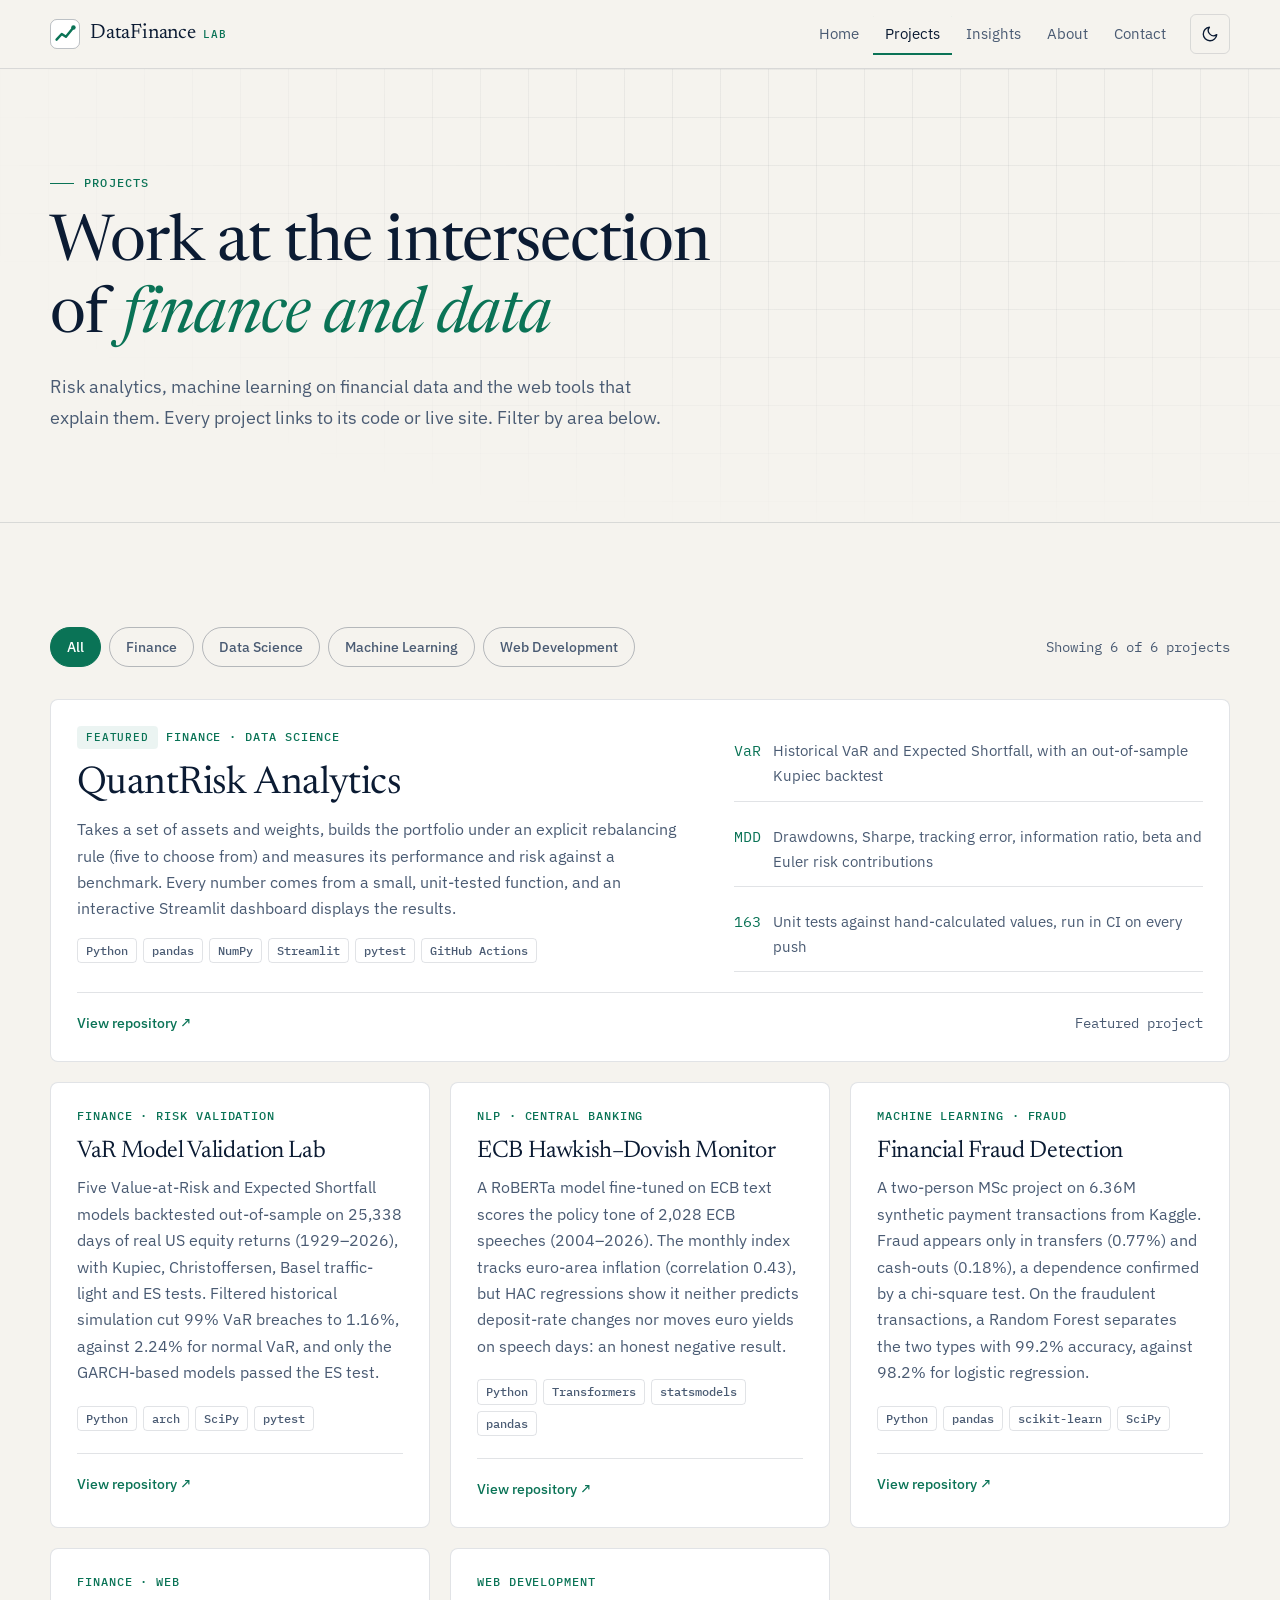
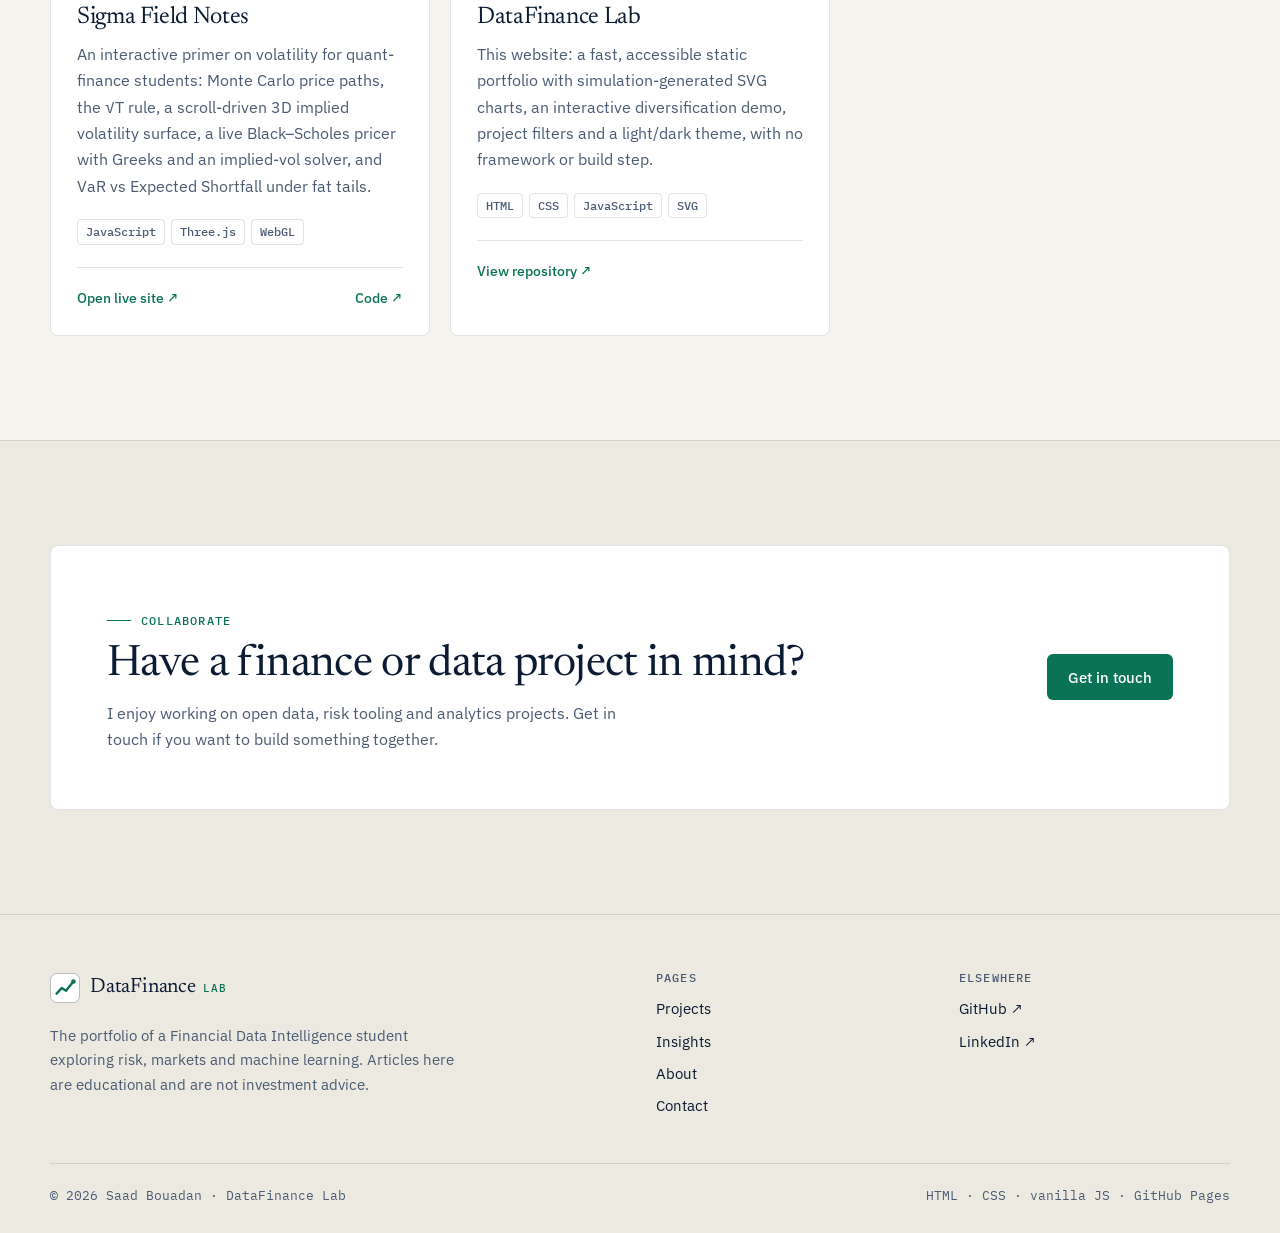
<file: projects.html>
<!doctype html>
<html lang="en">
<head>
  <meta charset="utf-8">
  <meta name="viewport" content="width=device-width, initial-scale=1">
  <title>Projects — DataFinance Lab</title>
  <meta name="description" content="Finance, data science, machine learning and web development projects, featuring QuantRisk Analytics, a quantitative risk analytics project.">
  <meta name="theme-color" content="#0a1628">
  <link rel="icon" href="assets/favicon.svg" type="image/svg+xml">
  <link rel="canonical" href="https://saadbouadan.github.io/datafinance-portfolio/projects.html">
  <meta property="og:type" content="website">
  <meta property="og:site_name" content="DataFinance Lab">
  <meta property="og:title" content="Projects — DataFinance Lab">
  <meta property="og:description" content="Finance, data science, machine learning and web development projects by a Financial Data Intelligence student.">
  <meta property="og:url" content="https://saadbouadan.github.io/datafinance-portfolio/projects.html">
  <meta property="og:image" content="https://saadbouadan.github.io/datafinance-portfolio/assets/og-image.png">
  <meta property="og:image:alt" content="DataFinance Lab — Turning Financial Data Into Better Decisions">
  <meta name="twitter:card" content="summary_large_image">
  <script>var t;try{t=localStorage.getItem('theme')}catch(e){}document.documentElement.dataset.theme=t||(matchMedia('(prefers-color-scheme: light)').matches?'light':'dark');</script>
  <link rel="preconnect" href="https://fonts.googleapis.com">
  <link rel="preconnect" href="https://fonts.gstatic.com" crossorigin>
  <link rel="stylesheet" href="https://fonts.googleapis.com/css2?family=IBM+Plex+Mono:wght@400;500&family=IBM+Plex+Sans:wght@400;500;600&family=Newsreader:ital,opsz,wght@0,6..72,400;0,6..72,500;1,6..72,400&display=swap">
  <link rel="stylesheet" href="css/styles.css">
  <script src="js/main.js" defer></script>
</head>
<body>
  <a class="skip-link" href="#main">Skip to content</a>

  <header class="site-header" data-header>
    <div class="container header-inner">
      <a class="brand" href="index.html">
        <svg class="brand-mark" viewBox="0 0 32 32" aria-hidden="true"><rect x="0.5" y="0.5" width="31" height="31" rx="7"/><path d="M7 22l5.5-6 4.5 3 8-10"/><circle cx="25" cy="9" r="2.4"/></svg>
        <span>DataFinance <span class="brand-lab">Lab</span></span>
      </a>
      <button class="icon-btn menu-toggle" type="button" aria-expanded="false" aria-controls="site-nav" aria-label="Menu" data-menu-toggle>
        <svg class="icon-menu" viewBox="0 0 24 24" aria-hidden="true"><path d="M4 7h16M4 12h16M4 17h16"/></svg>
        <svg class="icon-close" viewBox="0 0 24 24" aria-hidden="true"><path d="M6 6l12 12M18 6L6 18"/></svg>
      </button>
      <nav class="site-nav" id="site-nav" aria-label="Primary">
        <ul class="nav-list">
          <li><a href="index.html">Home</a></li>
          <li><a href="projects.html" aria-current="page">Projects</a></li>
          <li><a href="insights.html">Insights</a></li>
          <li><a href="about.html">About</a></li>
          <li><a href="contact.html">Contact</a></li>
        </ul>
      </nav>
      <button class="icon-btn" type="button" aria-label="Dark theme" aria-pressed="true" title="Toggle light / dark theme" data-theme-toggle>
        <svg class="icon-sun" viewBox="0 0 24 24" aria-hidden="true"><circle cx="12" cy="12" r="4"/><path d="M12 2v2M12 20v2M4.9 4.9l1.4 1.4M17.7 17.7l1.4 1.4M2 12h2M20 12h2M4.9 19.1l1.4-1.4M17.7 6.3l1.4-1.4"/></svg>
        <svg class="icon-moon" viewBox="0 0 24 24" aria-hidden="true"><path d="M21 12.8A9 9 0 1 1 11.2 3a7 7 0 0 0 9.8 9.8z"/></svg>
      </button>
    </div>
  </header>

  <main id="main">
    <section class="page-hero grid-bg" aria-labelledby="page-title">
      <div class="container">
        <span class="eyebrow">Projects</span>
        <h1 id="page-title">Work at the intersection of <em>finance and data</em></h1>
        <p class="lead">Risk analytics, machine learning on financial data and the web tools that explain them. Every project links to its code or live site. Filter by area below.</p>
      </div>
    </section>

    <section class="section" aria-labelledby="list-title">
      <div class="container">
        <h2 id="list-title" class="visually-hidden">Project list</h2>
        <div class="filter-bar">
          <div class="filters" role="group" aria-label="Filter projects by category" data-filters>
            <button class="filter-btn" type="button" data-filter="all" aria-pressed="true">All</button>
            <button class="filter-btn" type="button" data-filter="finance" aria-pressed="false">Finance</button>
            <button class="filter-btn" type="button" data-filter="data-science" aria-pressed="false">Data Science</button>
            <button class="filter-btn" type="button" data-filter="machine-learning" aria-pressed="false">Machine Learning</button>
            <button class="filter-btn" type="button" data-filter="web-development" aria-pressed="false">Web Development</button>
          </div>
          <p class="filter-status" aria-live="polite" data-filter-status></p>
        </div>

        <div class="card-grid">
          <article class="card card-featured" data-category="finance data-science">
            <div>
              <div class="card-meta"><span class="badge badge-featured">Featured</span><span class="card-kicker">Finance · Data science</span></div>
              <h3>QuantRisk Analytics</h3>
              <p>Takes a set of assets and weights, builds the portfolio under an explicit rebalancing rule (five to choose from) and measures its performance and risk against a benchmark. Every number comes from a small, unit-tested function, and an interactive Streamlit dashboard displays the results.</p>
              <ul class="tags" aria-label="Technologies"><li class="tag">Python</li><li class="tag">pandas</li><li class="tag">NumPy</li><li class="tag">Streamlit</li><li class="tag">pytest</li><li class="tag">GitHub Actions</li></ul>
            </div>
            <ul class="feature-list" aria-label="Focus areas">
              <li><span>VaR</span>Historical VaR and Expected Shortfall, with an out-of-sample Kupiec backtest</li>
              <li><span>MDD</span>Drawdowns, Sharpe, tracking error, information ratio, beta and Euler risk contributions</li>
              <li><span>163</span>Unit tests against hand-calculated values, run in CI on every push</li>
            </ul>
            <div class="card-foot"><a class="link-arrow" href="https://github.com/SaadBouadan/quant-risk-analytics">View repository ↗</a><span class="mono muted">Featured project</span></div>
          </article>

          <article class="card" data-category="finance data-science">
            <div class="card-meta"><span class="card-kicker">Finance · Risk validation</span></div>
            <h3>VaR Model Validation Lab</h3>
            <p>Five Value-at-Risk and Expected Shortfall models backtested out-of-sample on 25,338 days of real US equity returns (1929–2026), with Kupiec, Christoffersen, Basel traffic-light and ES tests. Filtered historical simulation cut 99% VaR breaches to 1.16%, against 2.24% for normal VaR, and only the GARCH-based models passed the ES test.</p>
            <ul class="tags" aria-label="Technologies"><li class="tag">Python</li><li class="tag">arch</li><li class="tag">SciPy</li><li class="tag">pytest</li></ul>
            <div class="card-foot"><a class="link-arrow" href="https://github.com/SaadBouadan/var-model-validation-lab">View repository ↗</a></div>
          </article>

          <article class="card" data-category="finance data-science machine-learning">
            <div class="card-meta"><span class="card-kicker">NLP · Central banking</span></div>
            <h3>ECB Hawkish–Dovish Monitor</h3>
            <p>A RoBERTa model fine-tuned on ECB text scores the policy tone of 2,028 ECB speeches (2004–2026). The monthly index tracks euro-area inflation (correlation 0.43), but HAC regressions show it neither predicts deposit-rate changes nor moves euro yields on speech days: an honest negative result.</p>
            <ul class="tags" aria-label="Technologies"><li class="tag">Python</li><li class="tag">Transformers</li><li class="tag">statsmodels</li><li class="tag">pandas</li></ul>
            <div class="card-foot"><a class="link-arrow" href="https://github.com/SaadBouadan/ecb-hawkish-dovish-monitor">View repository ↗</a></div>
          </article>

          <article class="card" data-category="machine-learning data-science finance">
            <div class="card-meta"><span class="card-kicker">Machine learning · Fraud</span></div>
            <h3>Financial Fraud Detection</h3>
            <p>A two-person MSc project on 6.36M synthetic payment transactions from Kaggle. Fraud appears only in transfers (0.77%) and cash-outs (0.18%), a dependence confirmed by a chi-square test. On the fraudulent transactions, a Random Forest separates the two types with 99.2% accuracy, against 98.2% for logistic regression.</p>
            <ul class="tags" aria-label="Technologies"><li class="tag">Python</li><li class="tag">pandas</li><li class="tag">scikit-learn</li><li class="tag">SciPy</li></ul>
            <div class="card-foot"><a class="link-arrow" href="https://github.com/SaadBouadan/Financial-Fraud-Detection-Using-Machine-Learning">View repository ↗</a></div>
          </article>

          <article class="card" data-category="finance web-development">
            <div class="card-meta"><span class="card-kicker">Finance · Web</span></div>
            <h3>Sigma Field Notes</h3>
            <p>An interactive primer on volatility for quant-finance students: Monte Carlo price paths, the √T rule, a scroll-driven 3D implied volatility surface, a live Black–Scholes pricer with Greeks and an implied-vol solver, and VaR vs Expected Shortfall under fat tails.</p>
            <ul class="tags" aria-label="Technologies"><li class="tag">JavaScript</li><li class="tag">Three.js</li><li class="tag">WebGL</li></ul>
            <div class="card-foot"><a class="link-arrow" href="https://saadbouadan.github.io/sigma-field-notes/">Open live site ↗</a><a class="link-arrow" href="https://github.com/SaadBouadan/sigma-field-notes">Code ↗</a></div>
          </article>

          <article class="card" data-category="web-development">
            <div class="card-meta"><span class="card-kicker">Web development</span></div>
            <h3>DataFinance Lab</h3>
            <p>This website: a fast, accessible static portfolio with simulation-generated SVG charts, an interactive diversification demo, project filters and a light/dark theme, with no framework or build step.</p>
            <ul class="tags" aria-label="Technologies"><li class="tag">HTML</li><li class="tag">CSS</li><li class="tag">JavaScript</li><li class="tag">SVG</li></ul>
            <div class="card-foot"><a class="link-arrow" href="https://github.com/SaadBouadan/datafinance-portfolio">View repository ↗</a></div>
          </article>
        </div>
      </div>
    </section>

    <section class="section section-alt" aria-labelledby="collab-title">
      <div class="container">
        <div class="cta">
          <div>
            <span class="eyebrow">Collaborate</span>
            <h2 id="collab-title">Have a finance or data project in mind?</h2>
            <p>I enjoy working on open data, risk tooling and analytics projects. Get in touch if you want to build something together.</p>
          </div>
          <div class="btn-row">
            <a class="btn btn-primary" href="contact.html">Get in touch</a>
          </div>
        </div>
      </div>
    </section>
  </main>

  <footer class="site-footer">
    <div class="container footer-grid">
      <div>
        <a class="brand" href="index.html">
          <svg class="brand-mark" viewBox="0 0 32 32" aria-hidden="true"><rect x="0.5" y="0.5" width="31" height="31" rx="7"/><path d="M7 22l5.5-6 4.5 3 8-10"/><circle cx="25" cy="9" r="2.4"/></svg>
          <span>DataFinance <span class="brand-lab">Lab</span></span>
        </a>
        <p class="footer-note">The portfolio of a Financial Data Intelligence student exploring risk, markets and machine learning. Articles here are educational and are not investment advice.</p>
      </div>
      <div>
        <p class="footer-title">Pages</p>
        <ul class="footer-links">
          <li><a href="projects.html">Projects</a></li>
          <li><a href="insights.html">Insights</a></li>
          <li><a href="about.html">About</a></li>
          <li><a href="contact.html">Contact</a></li>
        </ul>
      </div>
      <div>
        <p class="footer-title">Elsewhere</p>
        <ul class="footer-links">
          <li><a href="https://github.com/SaadBouadan">GitHub ↗</a></li>
          <li><a href="https://www.linkedin.com/in/saad-bouadan-4695b7383/">LinkedIn ↗</a></li>
        </ul>
      </div>
    </div>
    <div class="container footer-base">
      <span>© 2026 Saad Bouadan · DataFinance Lab</span>
      <span>HTML · CSS · vanilla JS · GitHub Pages</span>
    </div>
  </footer>
</body>
</html>
</file>
<file: css/styles.css>
/* DataFinance Lab — design system and page styles */

/* ---------- Tokens ---------- */
:root {
  --bg: #0a1628;
  --bg-alt: #0d1c33;
  --surface: #11233d;
  --border: rgba(148, 178, 214, 0.16);
  --border-strong: rgba(148, 178, 214, 0.34);
  --text: #e6edf7;
  --muted: #9aacc4;
  --accent: #6fe3b5;
  --accent-strong: #9af2cf;
  --accent-soft: rgba(111, 227, 181, 0.12);
  --on-accent: #04261b;
  --danger: #f59e8b;
  --grid-line: rgba(148, 178, 214, 0.07);
  --shadow: 0 24px 48px -28px rgba(0, 0, 0, 0.7);

  --font-display: "Newsreader", Georgia, "Times New Roman", serif;
  --font-sans: "IBM Plex Sans", system-ui, -apple-system, "Segoe UI", Roboto, sans-serif;
  --font-mono: "IBM Plex Mono", ui-monospace, SFMono-Regular, Menlo, Consolas, monospace;
  --radius: 8px;
  --max: 1180px;
  --header-h: 68px;
  color-scheme: dark;
}

[data-theme="light"] {
  --bg: #f5f3ee;
  --bg-alt: #ece9e1;
  --surface: #ffffff;
  --border: rgba(11, 27, 51, 0.12);
  --border-strong: rgba(11, 27, 51, 0.28);
  --text: #0b1b33;
  --muted: #4a5b73;
  --accent: #0a7356;
  --accent-strong: #075e46;
  --accent-soft: rgba(10, 115, 86, 0.08);
  --on-accent: #ffffff;
  --danger: #b4452f;
  --grid-line: rgba(11, 27, 51, 0.05);
  --shadow: 0 24px 48px -30px rgba(11, 27, 51, 0.35);
  color-scheme: light;
}

/* ---------- Base ---------- */
*, *::before, *::after { box-sizing: border-box; }
[hidden] { display: none !important; }

html { scroll-behavior: smooth; scroll-padding-top: calc(var(--header-h) + 16px); -webkit-text-size-adjust: 100%; }

body {
  margin: 0;
  background: var(--bg);
  color: var(--text);
  font: 400 1rem/1.65 var(--font-sans);
  -webkit-font-smoothing: antialiased;
  transition: background-color 0.25s, color 0.25s;
}

img, svg { display: block; max-width: 100%; }

a { color: var(--accent); text-decoration-thickness: 1px; text-underline-offset: 3px; }
a:hover { color: var(--accent-strong); }

:focus-visible { outline: 2px solid var(--accent); outline-offset: 3px; border-radius: 2px; }

h1, h2, h3 {
  font-family: var(--font-display);
  font-weight: 400;
  line-height: 1.12;
  letter-spacing: -0.015em;
  margin: 0 0 0.5em;
  text-wrap: balance;
}
h1 em, h2 em { font-style: italic; color: var(--accent); }
p { margin: 0 0 1em; }
ul, ol { padding-left: 1.2em; }

.container { width: min(100% - 32px, var(--max)); margin-inline: auto; }
@media (min-width: 720px) { .container { width: min(100% - 64px, var(--max)); } }

.visually-hidden {
  position: absolute; width: 1px; height: 1px; padding: 0; margin: -1px;
  overflow: hidden; clip: rect(0 0 0 0); white-space: nowrap; border: 0;
}

.skip-link {
  position: absolute; left: 16px; top: -60px; z-index: 100;
  padding: 10px 16px; background: var(--accent); color: var(--on-accent);
  border-radius: 6px; font-weight: 500; text-decoration: none;
}
.skip-link:focus { top: 12px; }

/* Editable placeholder text — remove the class once you've replaced the content */
.ph {
  background: var(--accent-soft);
  outline: 1px dashed var(--border-strong);
  outline-offset: 1px;
  border-radius: 2px;
  padding: 0 3px;
}

.mono { font-family: var(--font-mono); }
.muted { color: var(--muted); }

/* ---------- Header & navigation ---------- */
.site-header {
  position: sticky; top: 0; z-index: 50;
  background: var(--bg);
  background: color-mix(in srgb, var(--bg) 88%, transparent);
  backdrop-filter: saturate(140%) blur(10px);
  -webkit-backdrop-filter: saturate(140%) blur(10px);
  border-bottom: 1px solid var(--border);
}
.header-inner { display: flex; align-items: center; gap: 12px; height: var(--header-h); }

.brand {
  display: inline-flex; align-items: center; gap: 10px;
  color: var(--text); text-decoration: none;
  font-family: var(--font-display); font-size: 1.3rem; letter-spacing: -0.01em;
}
.brand:hover { color: var(--text); }
.brand-lab { font: 500 0.7rem/1 var(--font-mono); letter-spacing: 0.12em; text-transform: uppercase; color: var(--accent); margin-left: 2px; }
.brand-mark { width: 30px; height: 30px; flex: none; }
.brand-mark rect { fill: var(--surface); stroke: var(--border-strong); }
.brand-mark path { fill: none; stroke: var(--accent); stroke-width: 2.6; stroke-linecap: round; stroke-linejoin: round; }
.brand-mark circle { fill: var(--accent); }

.site-nav { margin-left: auto; }
.nav-list { display: flex; gap: 2px; list-style: none; margin: 0; padding: 0; }
.nav-list a {
  display: block; padding: 8px 12px; border-radius: 6px;
  color: var(--muted); text-decoration: none; font-size: 0.95rem;
  transition: color 0.2s, background-color 0.2s;
}
.nav-list a:hover { color: var(--text); background: var(--accent-soft); }
.nav-list a[aria-current="page"] { color: var(--text); box-shadow: inset 0 -2px 0 var(--accent); border-radius: 6px 6px 0 0; }

.icon-btn {
  display: inline-grid; place-items: center; width: 40px; height: 40px; flex: none;
  border: 1px solid var(--border); border-radius: 6px;
  background: transparent; color: var(--text); cursor: pointer;
  transition: border-color 0.2s, background-color 0.2s;
}
.icon-btn:hover { border-color: var(--border-strong); background: var(--accent-soft); }
.icon-btn svg { width: 18px; height: 18px; fill: none; stroke: currentColor; stroke-width: 1.8; stroke-linecap: round; stroke-linejoin: round; }

/* Show the icon of the theme you would switch to */
.icon-moon, [data-theme="light"] .icon-sun { display: none; }
[data-theme="light"] .icon-moon { display: block; }

.menu-toggle { display: none; }
.menu-toggle .icon-close, .is-open .menu-toggle .icon-menu { display: none; }
.is-open .menu-toggle .icon-close { display: block; }

@media (max-width: 859px) {
  .menu-toggle { display: inline-grid; margin-left: auto; }
  .site-nav {
    display: none; position: absolute; top: var(--header-h); left: 0; right: 0;
    padding: 8px 16px 20px; background: var(--bg);
    border-bottom: 1px solid var(--border); box-shadow: var(--shadow);
  }
  .is-open .site-nav { display: block; }
  .nav-list { flex-direction: column; }
  .nav-list a { padding: 12px; font-size: 1.05rem; }
  .nav-list a[aria-current="page"] { box-shadow: inset 2px 0 0 var(--accent); border-radius: 0 6px 6px 0; }
}

/* Without JavaScript (the head script never set data-theme): show nav inline, hide JS-only buttons */
html:not([data-theme]) [data-theme-toggle], html:not([data-theme]) .menu-toggle { display: none; }
@media (max-width: 859px) {
  html:not([data-theme]) .header-inner { height: auto; flex-wrap: wrap; padding: 12px 0; }
  html:not([data-theme]) .site-nav { display: block; position: static; padding: 0; box-shadow: none; border: 0; margin: 0; width: 100%; }
  html:not([data-theme]) .nav-list { flex-direction: row; flex-wrap: wrap; }
}

/* ---------- Buttons & small components ---------- */
.btn {
  display: inline-flex; align-items: center; justify-content: center; gap: 8px;
  min-height: 46px; padding: 12px 20px;
  border: 1px solid transparent; border-radius: 6px;
  font: 500 0.95rem/1 var(--font-sans); text-decoration: none; cursor: pointer;
  transition: background-color 0.2s, border-color 0.2s, color 0.2s, transform 0.2s;
}
.btn:active { transform: translateY(1px); }
.btn-primary { background: var(--accent); color: var(--on-accent); }
.btn-primary:hover { background: var(--accent-strong); color: var(--on-accent); }
.btn-secondary { border-color: var(--border-strong); color: var(--text); }
.btn-secondary:hover { border-color: var(--accent); color: var(--accent); }
.btn-row { display: flex; flex-wrap: wrap; gap: 12px; }

.eyebrow {
  display: inline-flex; align-items: center; gap: 10px;
  font: 500 0.75rem/1.4 var(--font-mono); letter-spacing: 0.1em; text-transform: uppercase;
  color: var(--accent);
}
.eyebrow::before { content: ""; width: 24px; height: 1px; background: currentColor; }

.tags { display: flex; flex-wrap: wrap; gap: 6px; list-style: none; margin: 0; padding: 0; }
.tag {
  font: 500 0.72rem/1 var(--font-mono); padding: 6px 8px;
  border: 1px solid var(--border); border-radius: 4px; color: var(--muted);
}

.badge {
  display: inline-block; font: 500 0.68rem/1 var(--font-mono); letter-spacing: 0.08em; text-transform: uppercase;
  padding: 5px 8px; border-radius: 4px; border: 1px solid var(--border-strong); color: var(--muted);
}
.badge-featured { background: var(--accent-soft); border-color: transparent; color: var(--accent); }
.badge-example { border-style: dashed; }

.link-arrow { font-weight: 500; text-decoration: none; white-space: nowrap; }
.link-arrow:hover { text-decoration: underline; }

.callout {
  display: flex; gap: 12px; align-items: flex-start;
  padding: 16px 18px; margin: 0;
  border: 1px solid var(--border); border-left: 3px solid var(--accent);
  border-radius: 0 var(--radius) var(--radius) 0;
  background: var(--accent-soft); color: var(--text); font-size: 0.95rem;
}
.callout strong { white-space: nowrap; }

/* ---------- Hero ---------- */
.grid-bg { position: relative; overflow: hidden; }
.grid-bg::before {
  content: ""; position: absolute; inset: 0; pointer-events: none;
  background-image:
    linear-gradient(var(--grid-line) 1px, transparent 1px),
    linear-gradient(90deg, var(--grid-line) 1px, transparent 1px);
  background-size: 48px 48px;
  -webkit-mask-image: radial-gradient(ellipse at 70% 20%, #000 25%, transparent 75%);
  mask-image: radial-gradient(ellipse at 70% 20%, #000 25%, transparent 75%);
}
.grid-bg > * { position: relative; }

.hero { padding: 64px 0 72px; border-bottom: 1px solid var(--border); }
.hero-grid { display: grid; gap: 48px; align-items: center; }
@media (min-width: 980px) { .hero-grid { grid-template-columns: 1.05fr 0.95fr; gap: 64px; } .hero { padding: 96px 0; } }
.hero h1 { font-size: clamp(2.6rem, 5vw + 0.6rem, 4.7rem); margin: 20px 0 22px; }
.lead { font-size: 1.15rem; color: var(--muted); max-width: 56ch; }
.hero .btn-row { margin-top: 32px; }

/* ---------- Charts ---------- */
.chart-card {
  margin: 0; padding: 20px;
  background: var(--surface); border: 1px solid var(--border); border-radius: var(--radius);
  box-shadow: var(--shadow);
}
.chart-head { display: flex; justify-content: space-between; align-items: center; gap: 12px; margin-bottom: 8px; }
.chart-title { font: 500 0.78rem/1.3 var(--font-mono); letter-spacing: 0.08em; text-transform: uppercase; color: var(--muted); }
.chart { width: 100%; height: auto; overflow: visible; }
.chart .grid { stroke: var(--border); stroke-width: 1; }
.chart .tick { fill: var(--muted); font: 11px var(--font-mono); }
.chart .axis-label { fill: var(--muted); font: 11.5px var(--font-sans); }
.chart .dots circle { fill: var(--muted); opacity: 0.42; }
.chart .frontier {
  fill: none; stroke: var(--accent); stroke-width: 2.5; stroke-linecap: round; stroke-linejoin: round;
  stroke-dasharray: 1; stroke-dashoffset: 1; animation: draw 1.6s ease-out 0.3s forwards;
}
.chart .cml { stroke: var(--text); stroke-width: 1.25; stroke-dasharray: 5 5; opacity: 0.55; }
.chart .tangent { fill: var(--accent); stroke: var(--surface); stroke-width: 3; }
.chart .curve { fill: none; stroke: var(--text); stroke-width: 2; }
.chart .tail { fill: var(--danger); opacity: 0.35; }
.chart .cut { stroke: var(--danger); stroke-width: 1.5; stroke-dasharray: 4 4; }
.chart .annot { fill: var(--danger); font: 500 12px var(--font-mono); }
.chart .baseline { stroke: var(--border-strong); }
@keyframes draw { to { stroke-dashoffset: 0; } }

.stat-row { display: grid; grid-template-columns: repeat(3, 1fr); margin: 12px 0 0; border-top: 1px solid var(--border); }
.stat-row div { padding: 14px 0 4px; }
.stat-row div + div { padding-left: 16px; border-left: 1px solid var(--border); }
.stat-row dt { font: 500 0.7rem/1.3 var(--font-mono); letter-spacing: 0.06em; text-transform: uppercase; color: var(--muted); }
.stat-row dd { margin: 4px 0 0; font: 400 1.6rem/1.1 var(--font-display); }
.chart-card figcaption { margin-top: 12px; font-size: 0.82rem; color: var(--muted); }

/* ---------- Metric strip ---------- */
.metric-strip { border-bottom: 1px solid var(--border); background: var(--bg-alt); }
.metric-strip ul {
  display: flex; flex-wrap: wrap; justify-content: space-between; gap: 12px 28px;
  list-style: none; margin-block: 0; padding: 18px 0;
  font: 400 0.85rem/1.3 var(--font-mono); color: var(--muted);
}
.metric-strip b { color: var(--accent); font-weight: 500; margin-right: 6px; }

/* ---------- Sections ---------- */
.section { padding: 80px 0; }
@media (min-width: 980px) { .section { padding: 104px 0; } }
.section + .section { border-top: 1px solid var(--border); }
.section-alt { background: var(--bg-alt); }

.section-head { display: flex; flex-wrap: wrap; justify-content: space-between; align-items: flex-end; gap: 16px 40px; margin-bottom: 44px; }
.section-head h2 { font-size: clamp(2rem, 2.6vw + 1rem, 2.9rem); margin: 12px 0 0; max-width: 22ch; }
.section-head p { color: var(--muted); max-width: 48ch; margin: 0; }

.page-hero { padding: 64px 0 56px; border-bottom: 1px solid var(--border); }
@media (min-width: 980px) { .page-hero { padding: 96px 0 72px; } }
.page-hero h1 { font-size: clamp(2.5rem, 4vw + 1rem, 4rem); margin: 18px 0 18px; max-width: 18ch; }
.page-hero .callout { margin-top: 28px; max-width: 760px; }

/* ---------- Cards ---------- */
.card-grid { display: grid; gap: 20px; grid-template-columns: repeat(auto-fill, minmax(min(100%, 330px), 1fr)); }

.card {
  position: relative; display: flex; flex-direction: column;
  padding: 26px; background: var(--surface);
  border: 1px solid var(--border); border-radius: var(--radius);
  transition: border-color 0.2s, transform 0.2s, box-shadow 0.2s;
}
.card:hover { border-color: var(--border-strong); transform: translateY(-3px); box-shadow: var(--shadow); }
.card:focus-within { border-color: var(--accent); }
.card h3 { font-size: 1.5rem; margin: 14px 0 10px; }
.card h3 a { color: inherit; text-decoration: none; }
.card p { color: var(--muted); }
.card .tags { margin-top: 4px; }
.card-meta { display: flex; flex-wrap: wrap; gap: 8px; align-items: center; }
.card-kicker { font: 500 0.72rem/1.3 var(--font-mono); letter-spacing: 0.08em; text-transform: uppercase; color: var(--accent); }
.card-foot {
  display: flex; flex-wrap: wrap; justify-content: space-between; align-items: center; gap: 12px;
  margin-top: auto; padding-top: 18px; border-top: 1px solid var(--border);
  font-size: 0.9rem;
}
.card .tags + .card-foot, .card p + .card-foot { margin-top: 22px; }
.card-note { font-size: 0.85rem; color: var(--muted); font-style: italic; }
/* Whole card clickable via the title link */
.stretched::after { content: ""; position: absolute; inset: 0; border-radius: var(--radius); }
.card .stretched:focus-visible { outline: none; }
.card .stretched:focus-visible::after { outline: 2px solid var(--accent); outline-offset: 3px; }

.card-featured { grid-column: 1 / -1; }
@media (min-width: 860px) {
  .card-featured { display: grid; grid-template-columns: 1.3fr 1fr; gap: 0 48px; }
  .card-featured .card-foot { grid-column: 1 / -1; }
}
.card-featured h3 { font-size: clamp(1.8rem, 2vw + 1rem, 2.4rem); }
.feature-list { list-style: none; padding: 0; margin: 0 0 20px; display: grid; gap: 10px; align-content: start; }
.feature-list li { display: grid; grid-template-columns: auto 1fr; gap: 12px; padding: 12px 0; border-bottom: 1px solid var(--border); color: var(--muted); font-size: 0.95rem; }
.feature-list li span { font-family: var(--font-mono); color: var(--accent); }

/* ---------- Filters ---------- */
.filter-bar { display: flex; flex-wrap: wrap; align-items: center; justify-content: space-between; gap: 16px; margin-bottom: 32px; }
.filters { display: flex; flex-wrap: wrap; gap: 8px; }
.filter-btn {
  min-height: 40px; padding: 8px 16px; border-radius: 999px;
  border: 1px solid var(--border-strong); background: transparent; color: var(--muted);
  font: 500 0.88rem/1 var(--font-sans); cursor: pointer;
  transition: background-color 0.2s, border-color 0.2s, color 0.2s;
}
.filter-btn:hover { color: var(--text); border-color: var(--accent); }
.filter-btn[aria-pressed="true"] { background: var(--accent); border-color: var(--accent); color: var(--on-accent); }
.filter-status { font: 400 0.85rem/1 var(--font-mono); color: var(--muted); margin: 0; }

/* ---------- Skills grid (ruled, editorial table feel) ---------- */
.ruled-grid {
  display: grid; gap: 1px; background: var(--border); border: 1px solid var(--border); border-radius: var(--radius); overflow: hidden;
  grid-template-columns: repeat(auto-fit, minmax(min(100%, 250px), 1fr));
}
.ruled-grid > div { background: var(--bg); padding: 28px; }
.section-alt .ruled-grid > div { background: var(--bg-alt); }
.ruled-grid .num { font: 500 0.75rem/1 var(--font-mono); color: var(--accent); }
.ruled-grid h3 { font-size: 1.45rem; margin: 14px 0 14px; }
.ruled-grid ul { list-style: none; padding: 0; margin: 0; display: grid; gap: 8px; color: var(--muted); }
.ruled-grid li { padding-left: 16px; position: relative; }
.ruled-grid li::before { content: ""; position: absolute; left: 0; top: 0.75em; width: 6px; height: 1px; background: var(--accent); }

/* ---------- CTA band ---------- */
.cta {
  display: grid; gap: 28px; align-items: center;
  padding: clamp(28px, 5vw, 56px); border: 1px solid var(--border); border-radius: var(--radius);
  background: var(--surface);
}
@media (min-width: 860px) { .cta { grid-template-columns: 1.4fr auto; } }
.cta h2 { font-size: clamp(1.9rem, 2.4vw + 1rem, 2.7rem); margin: 12px 0 10px; }
.cta p { color: var(--muted); margin: 0; max-width: 54ch; }

/* ---------- Insights / articles ---------- */
.article-list { display: grid; gap: 0; }
.article { padding: 72px 0; border-top: 1px solid var(--border); }
.article:first-child { border-top: 0; padding-top: 24px; }
.article-header { max-width: 760px; margin-bottom: 28px; }
.article-header h2 { font-size: clamp(2rem, 2.4vw + 1rem, 2.75rem); margin: 12px 0 12px; }
.article-meta { font: 400 0.82rem/1.4 var(--font-mono); color: var(--muted); }

.prose { max-width: 68ch; font-size: 1.06rem; }
.prose h3 { font-size: 1.5rem; margin: 1.8em 0 0.5em; }
.prose p, .prose li { color: var(--text); }
.prose li { margin-bottom: 0.4em; }
.prose strong { font-weight: 600; }

.formula {
  margin: 1.4em 0; padding: 16px 20px; overflow-x: auto;
  font: 400 0.95rem/1.6 var(--font-mono); background: var(--surface);
  border: 1px solid var(--border); border-left: 3px solid var(--accent); border-radius: 0 var(--radius) var(--radius) 0;
}
.formula small { display: block; color: var(--muted); font-size: 0.8rem; }

.takeaways {
  margin-top: 2em; padding: 22px 24px; border: 1px solid var(--border); border-radius: var(--radius); background: var(--surface);
}
.takeaways h3 { margin: 0 0 10px; font: 500 0.75rem/1.3 var(--font-mono); letter-spacing: 0.1em; text-transform: uppercase; color: var(--accent); }
.takeaways ul { margin: 0; }
.takeaways li { color: var(--muted); }

.back-link { display: inline-block; margin-top: 24px; font: 500 0.85rem/1 var(--font-mono); text-decoration: none; }
.back-link:hover { text-decoration: underline; }

.figure { margin: 1.8em 0; }
.figure figcaption { font-size: 0.85rem; color: var(--muted); margin-top: 10px; }

/* Diversification calculator */
.calc label { display: flex; justify-content: space-between; gap: 12px; font-weight: 500; }
.calc output { font-family: var(--font-mono); color: var(--accent); }
.calc input[type="range"] { width: 100%; margin: 14px 0 22px; accent-color: var(--accent); height: 24px; cursor: pointer; }
.meter { height: 12px; border-radius: 999px; background: var(--bg-alt); border: 1px solid var(--border); overflow: hidden; }
.meter-fill { height: 100%; width: calc(var(--v, 0.8) * 100%); background: var(--accent); border-radius: inherit; transition: width 0.2s ease-out; }
.meter-scale { display: flex; justify-content: space-between; font: 400 0.75rem/1 var(--font-mono); color: var(--muted); margin: 8px 0 16px; }
.calc-result { margin: 0; font-size: 1rem; }
.calc-result output { font-size: 1.25rem; }

/* ---------- About ---------- */
.about-grid { display: grid; gap: 48px; }
@media (min-width: 980px) { .about-grid { grid-template-columns: 1.5fr 1fr; gap: 72px; align-items: start; } }
.profile-card { padding: 26px; border: 1px solid var(--border); border-radius: var(--radius); background: var(--surface); }
@media (min-width: 980px) { .profile-card { position: sticky; top: calc(var(--header-h) + 24px); } }
.profile-card h2 { font-size: 1.4rem; margin-bottom: 16px; }
.facts { margin: 0; display: grid; }
.facts div { display: grid; gap: 2px; padding: 12px 0; border-top: 1px solid var(--border); }
.facts dt { font: 500 0.7rem/1.3 var(--font-mono); letter-spacing: 0.08em; text-transform: uppercase; color: var(--muted); }
.facts dd { margin: 0; }

.entries { display: grid; gap: 0; border-top: 1px solid var(--border); }
.entry { display: grid; gap: 6px 32px; padding: 24px 0; border-bottom: 1px solid var(--border); }
@media (min-width: 720px) { .entry { grid-template-columns: 200px 1fr; } }
.entry-when { font: 400 0.85rem/1.5 var(--font-mono); color: var(--muted); }
.entry h3 { font-size: 1.4rem; margin: 0 0 6px; }
.entry p { color: var(--muted); margin: 0; }

.chip-list { display: flex; flex-wrap: wrap; gap: 10px; list-style: none; padding: 0; margin: 0; }
.chip-list li { padding: 10px 16px; border: 1px solid var(--border); border-radius: 999px; background: var(--surface); }

/* ---------- Contact ---------- */
.contact-grid { display: grid; gap: 20px; grid-template-columns: repeat(auto-fit, minmax(min(100%, 280px), 1fr)); }
.contact-card { text-decoration: none; color: var(--text); }
.contact-card:hover { color: var(--text); }
.contact-card svg { width: 28px; height: 28px; fill: none; stroke: var(--accent); stroke-width: 1.6; stroke-linecap: round; stroke-linejoin: round; }
.contact-card h2 { font-size: 1.6rem; margin: 18px 0 6px; }
.contact-card .handle { font-family: var(--font-mono); font-size: 0.88rem; color: var(--muted); overflow-wrap: anywhere; }
.contact-card .card-foot { color: var(--accent); font-weight: 500; }

.two-col { display: grid; gap: 20px; grid-template-columns: repeat(auto-fit, minmax(min(100%, 380px), 1fr)); }
.panel { padding: 30px; border: 1px solid var(--border); border-radius: var(--radius); background: var(--surface); }
.panel h2 { font-size: 1.8rem; margin: 12px 0 14px; }
.panel ul { color: var(--muted); margin: 0 0 1em; }
.panel li { margin-bottom: 6px; }
.panel p:last-child { margin-bottom: 0; }

/* ---------- Footer ---------- */
.site-footer { border-top: 1px solid var(--border); background: var(--bg-alt); padding: 56px 0 28px; font-size: 0.92rem; }
.footer-grid { display: grid; gap: 32px; grid-template-columns: repeat(auto-fit, minmax(min(100%, 200px), 1fr)); }
.footer-grid > div:first-child { grid-column: span 2; max-width: 46ch; }
@media (max-width: 559px) { .footer-grid > div:first-child { grid-column: auto; } }
.footer-note { color: var(--muted); margin-top: 14px; }
.footer-title { font: 500 0.72rem/1.3 var(--font-mono); letter-spacing: 0.1em; text-transform: uppercase; color: var(--muted); margin: 0 0 12px; }
.footer-links { list-style: none; padding: 0; margin: 0; display: grid; gap: 8px; }
.footer-links a { color: var(--text); text-decoration: none; }
.footer-links a:hover { color: var(--accent); text-decoration: underline; }
.footer-base {
  display: flex; flex-wrap: wrap; justify-content: space-between; gap: 8px 24px;
  margin-top: 44px; padding-top: 22px; border-top: 1px solid var(--border);
  color: var(--muted); font: 400 0.8rem/1.5 var(--font-mono);
}

/* ---------- Motion preferences ---------- */
@media (prefers-reduced-motion: reduce) {
  html { scroll-behavior: auto; }
  *, *::before, *::after {
    animation-duration: 0.01ms !important;
    animation-iteration-count: 1 !important;
    transition-duration: 0.01ms !important;
  }
  .card:hover { transform: none; }
  .chart .frontier { animation: none; stroke-dashoffset: 0; }
}

/* Calculator panel + hide JS-only filters when scripts are off */
.calc { padding: 24px; border: 1px solid var(--border); border-radius: var(--radius); background: var(--surface); }
.calc figcaption { margin: 0 0 16px; color: var(--text); font-size: 0.95rem; }
html:not([data-theme]) [data-filters] { display: none; }
</file>
